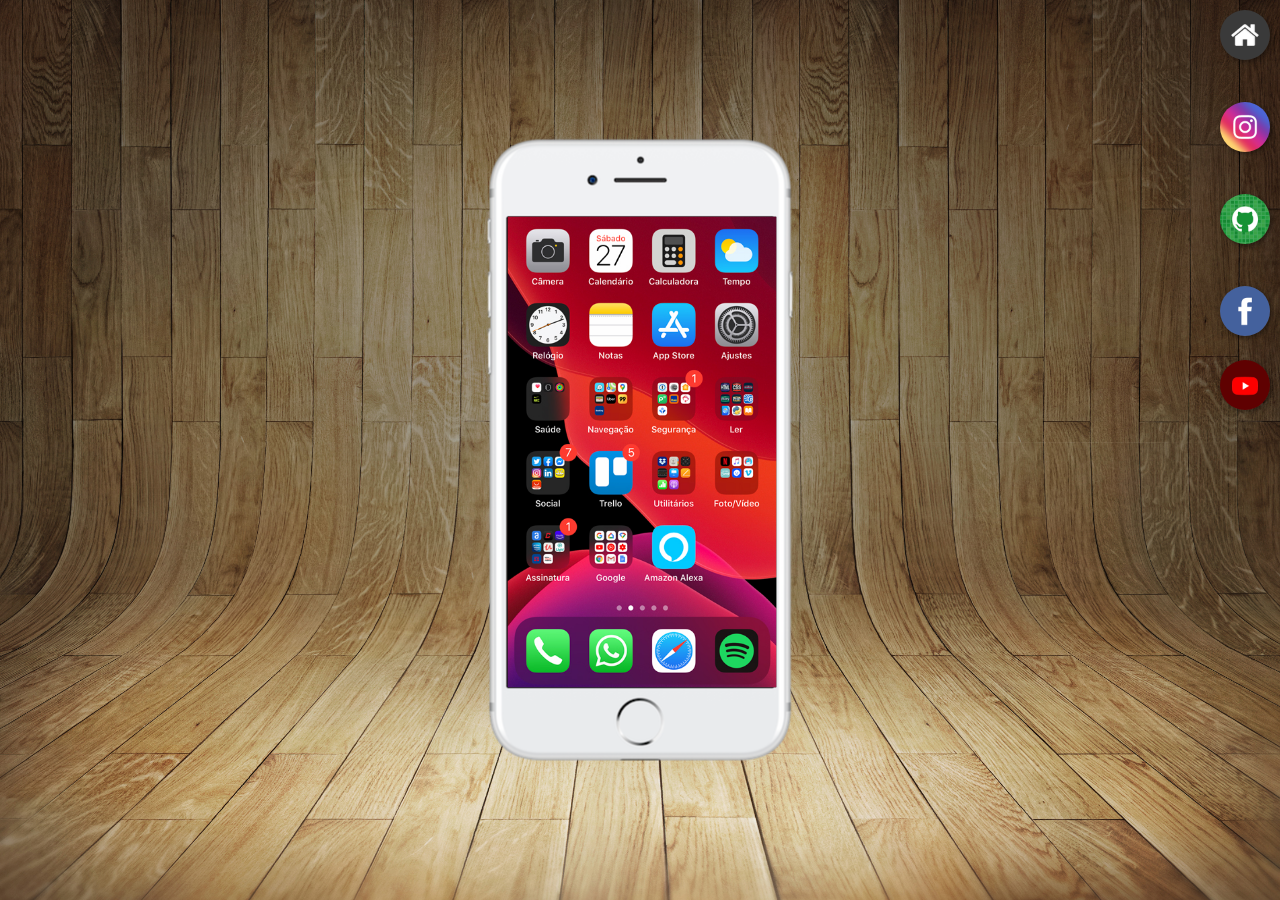
<file: index.html>
<!DOCTYPE html>
<html lang="pt-br">
<head>
    <meta charset="UTF-8">
    <meta http-equiv="X-UA-Compatible" content="IE=edge">
    <meta name="viewport" content="width=device-width, initial-scale=1.0">
    <link rel="shortcut icon" href="favicon.ico" type="image/x-icon">
    <link rel="stylesheet" href="estilos/style.css">
    <title>Projeto Redes Sociais</title>
    

</head>
<body>
    <main>
        <section id="telefone">
            <iframe src="home.html" name="tela" id="tela" frameborder="0"></iframe>
        </section>
        <section id="redes-sociais">
            <a href="#" target="tela"> <img src="imagens/logo-home.jpg" alt="home"></a><BR></BR>
            <a href="instagran.html" target="tela"><img src="imagens/logo-instagram.jpg" alt="instagram"></a><BR></BR>
            <a href="github.html" target="tela"><img src="imagens/logo-github.jpg" alt="github"></a><BR></BR>
            <a href="facebook.html" target="tela"><img src="imagens/logo-facebook.jpg" alt="facebook"></a><br>
            <a href="youtube.html" target="tela"><img src="imagens/logo-youtube.jpg" alt="youtube"></a><BR></BR>
        </section>
    </main>
</body>
</html>
</file>
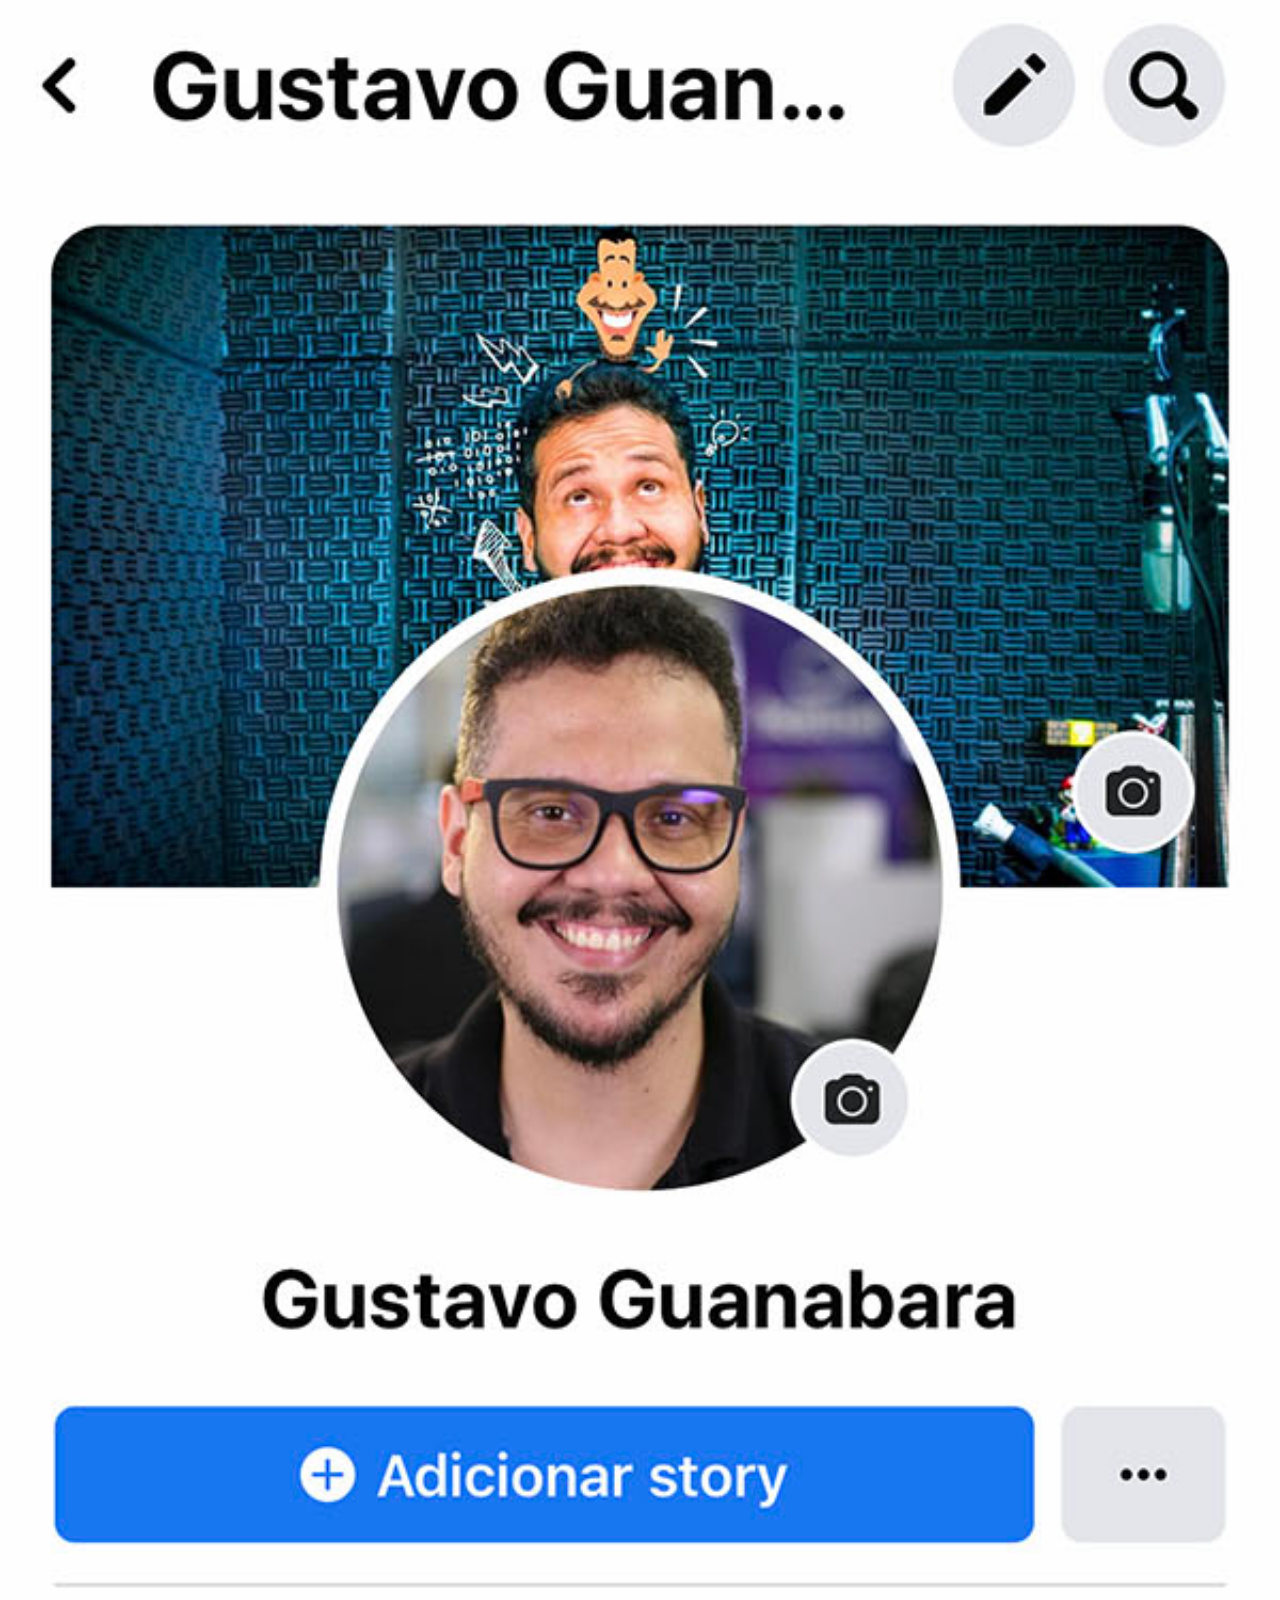
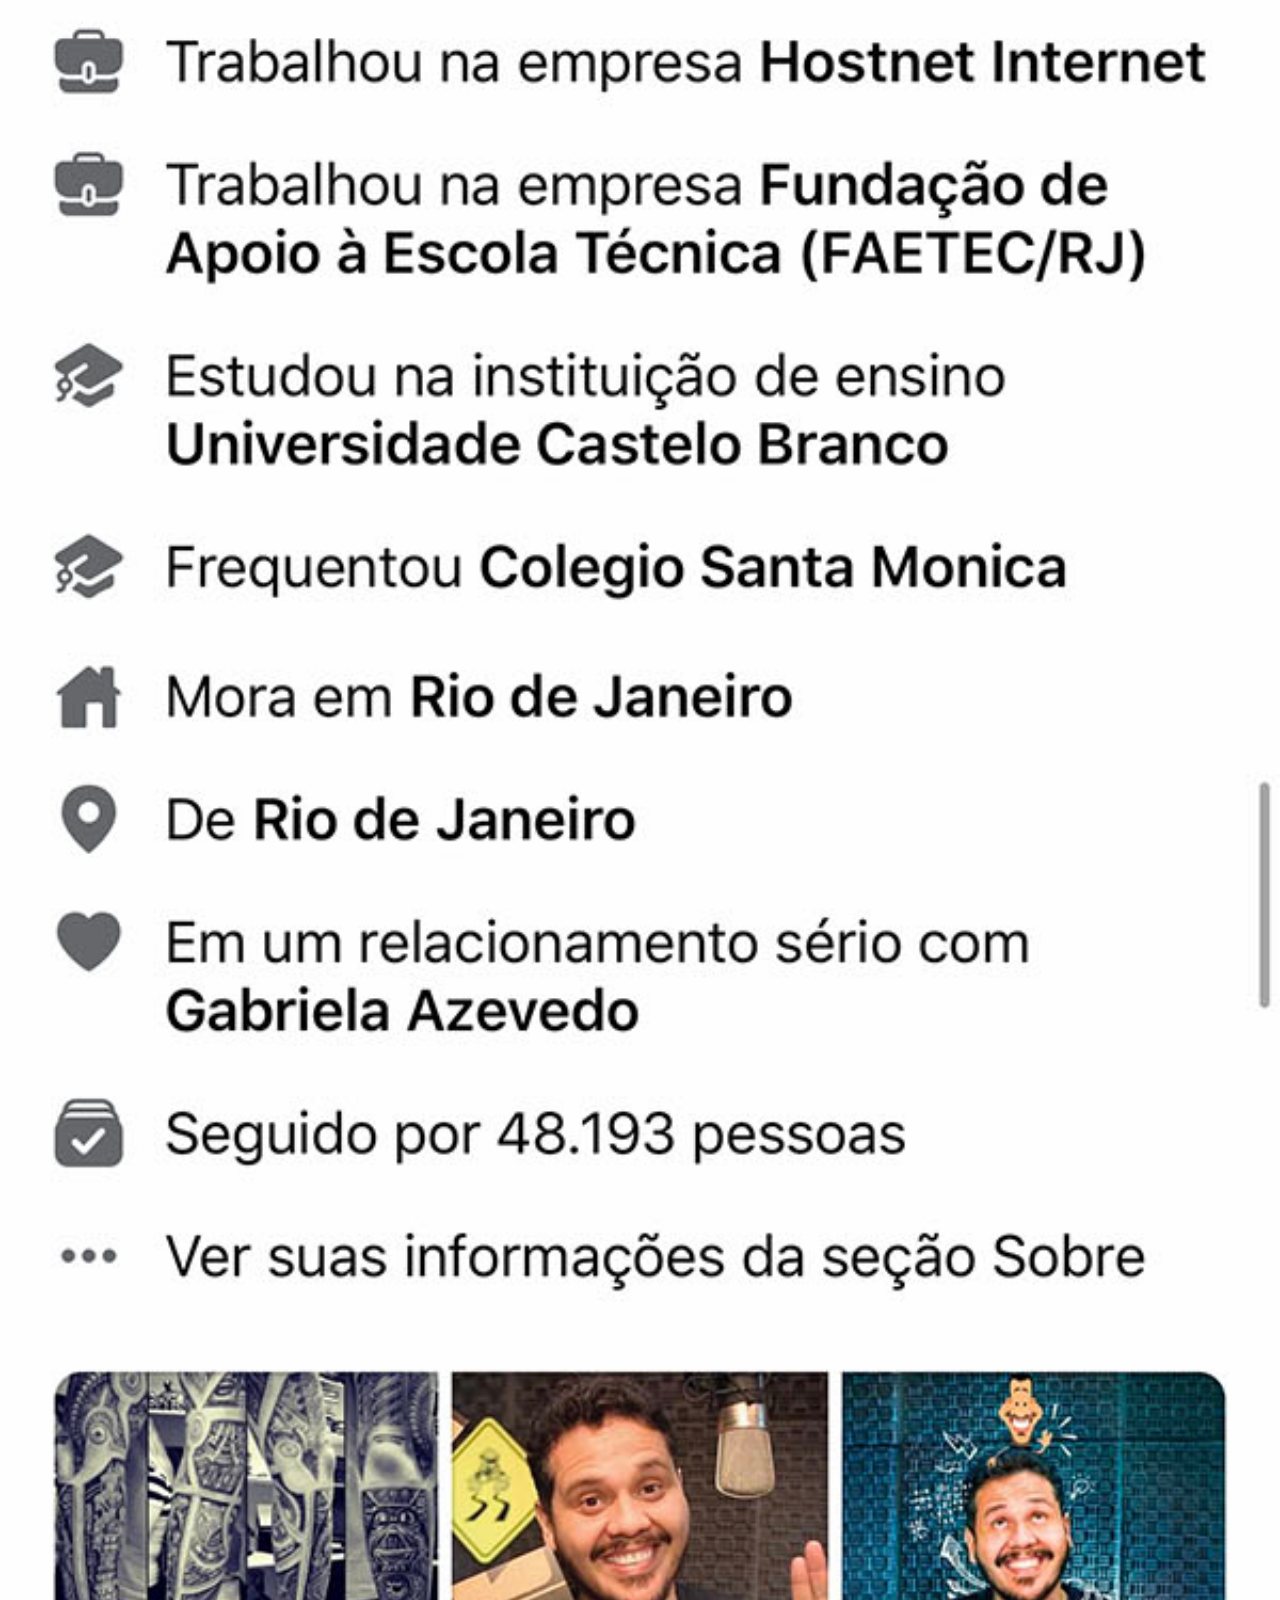
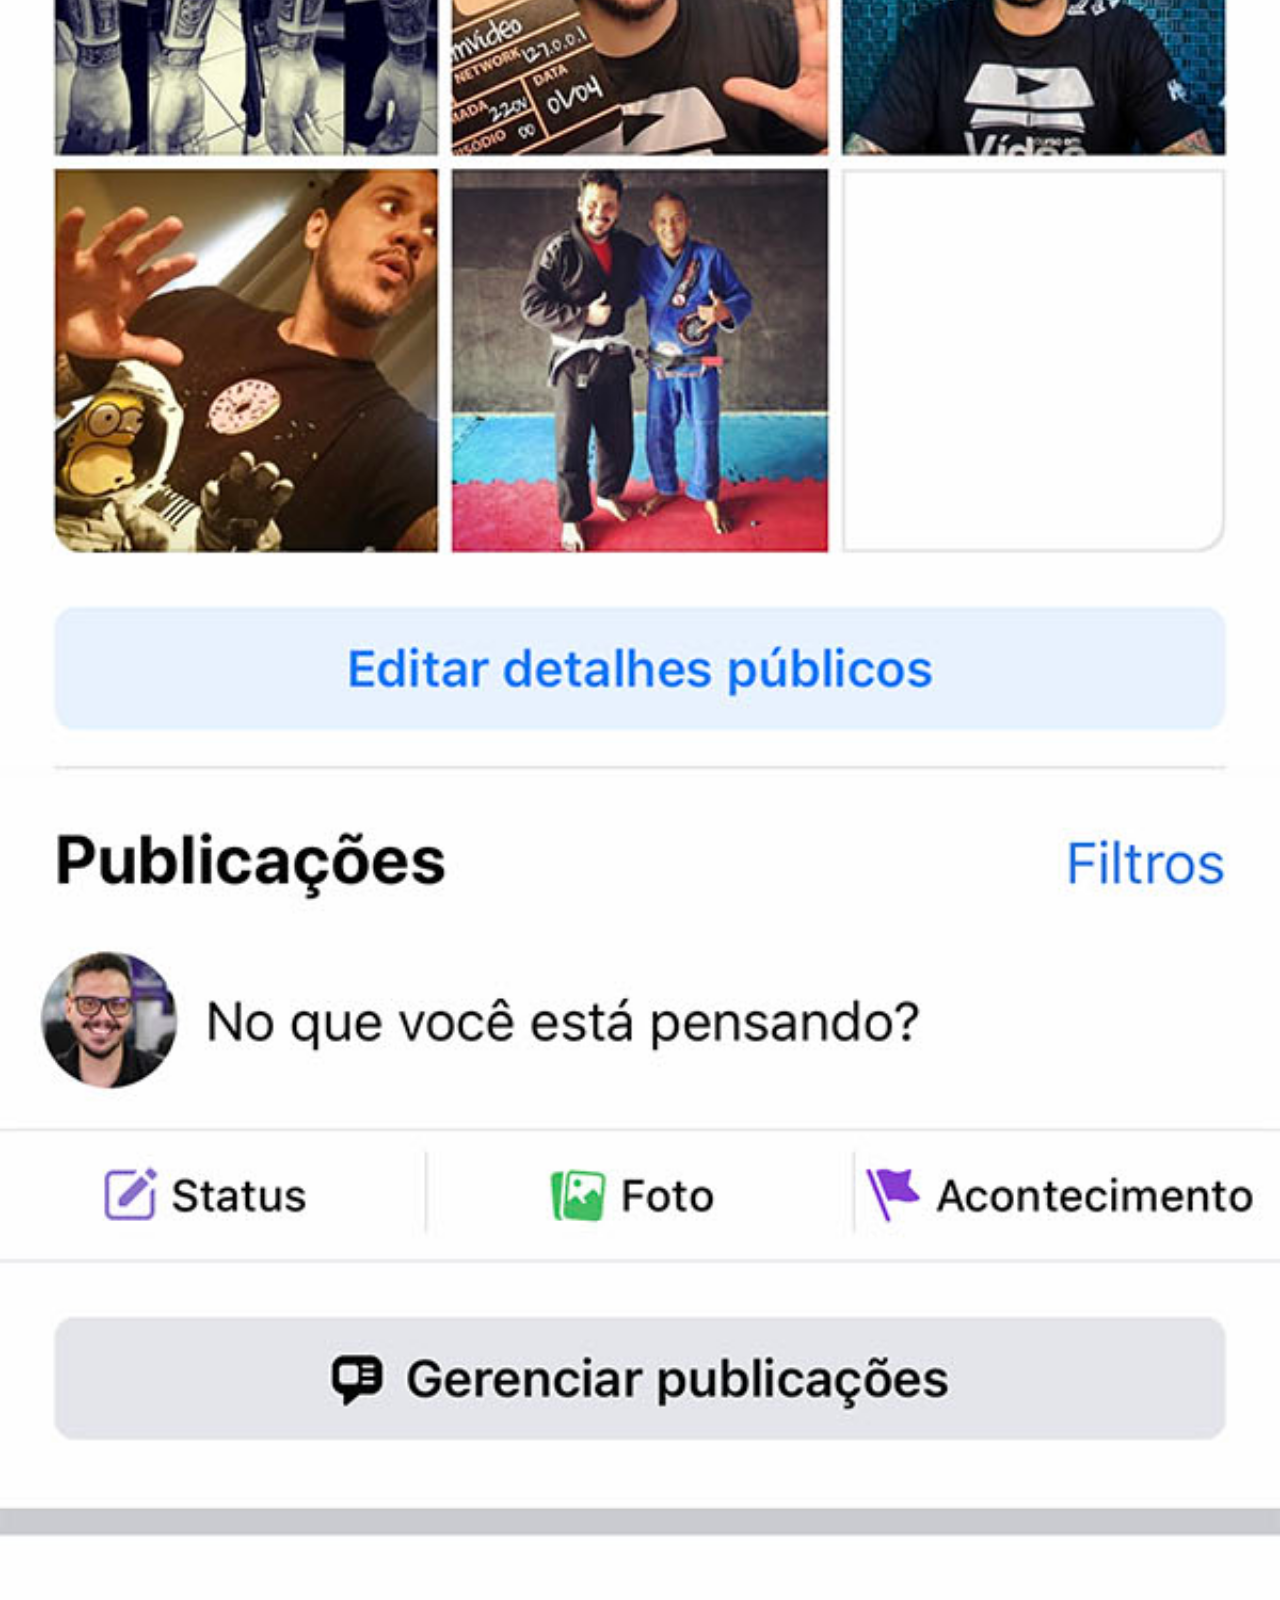
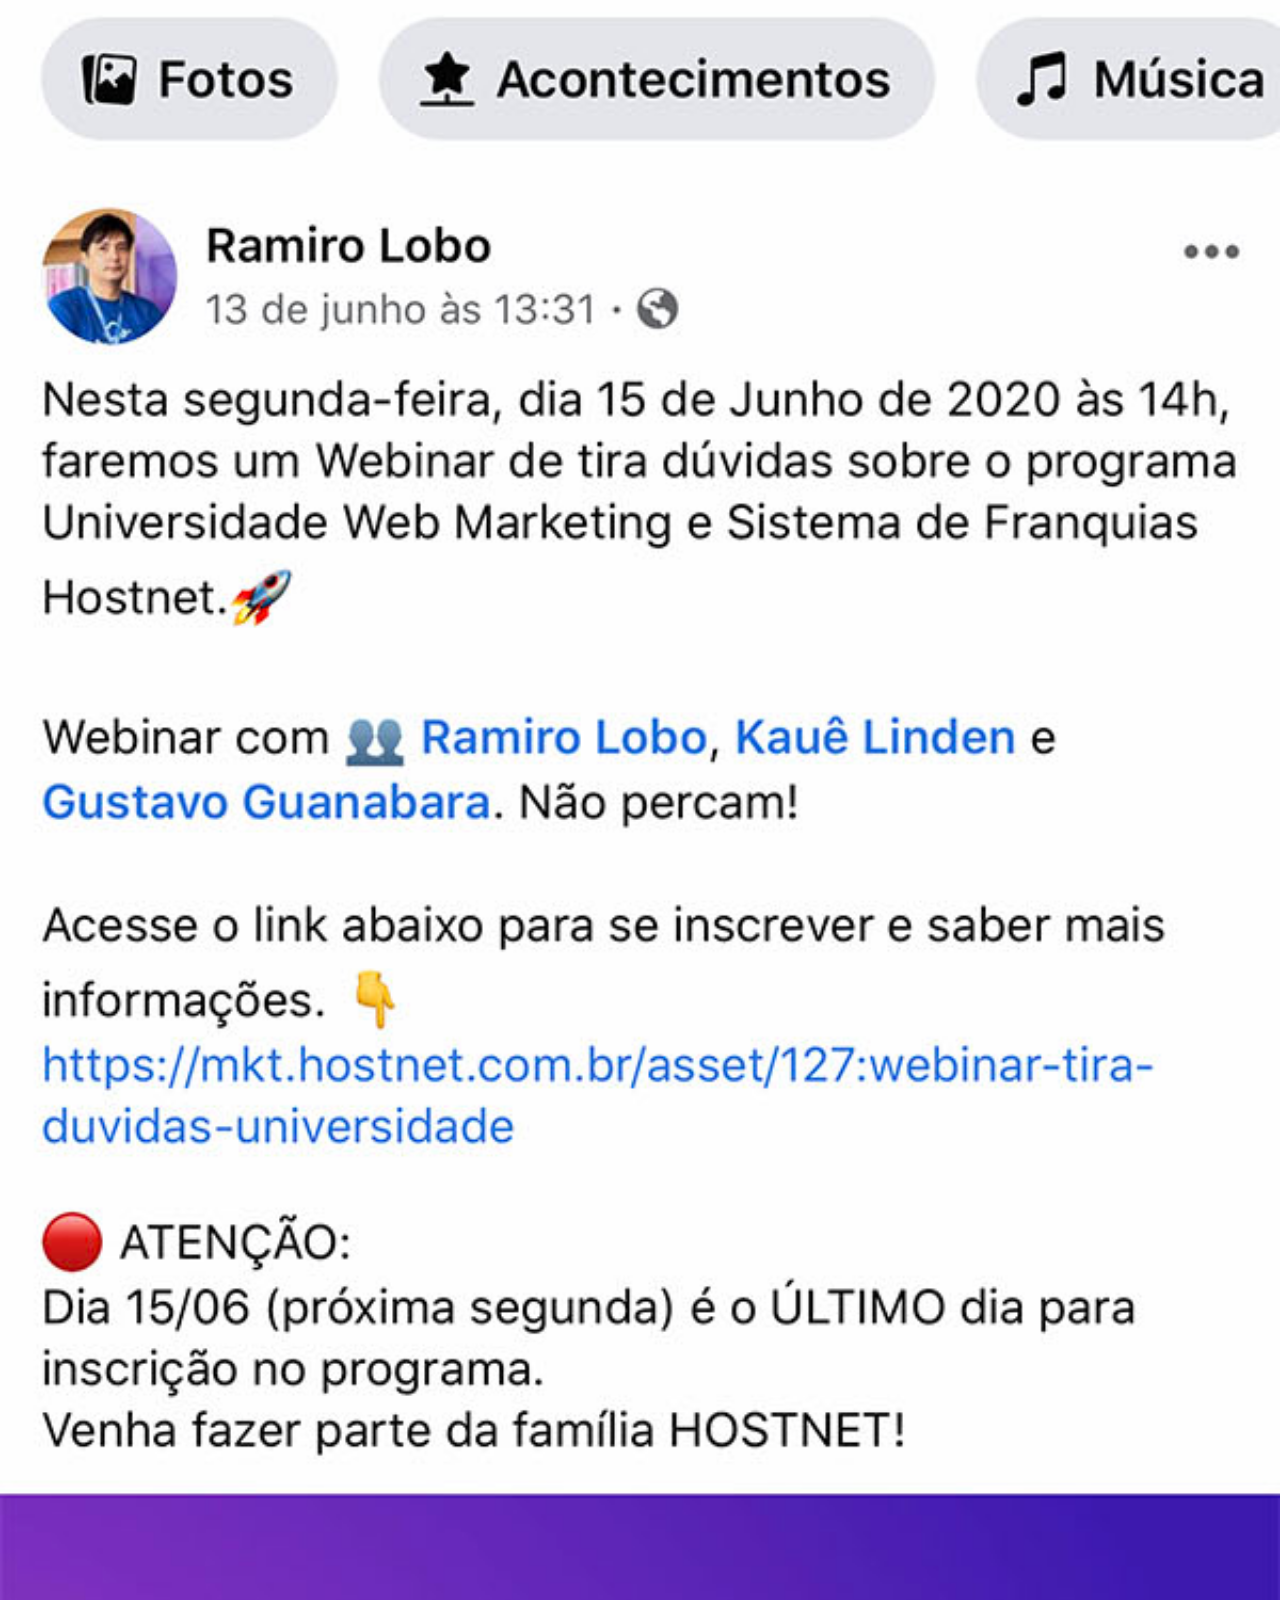
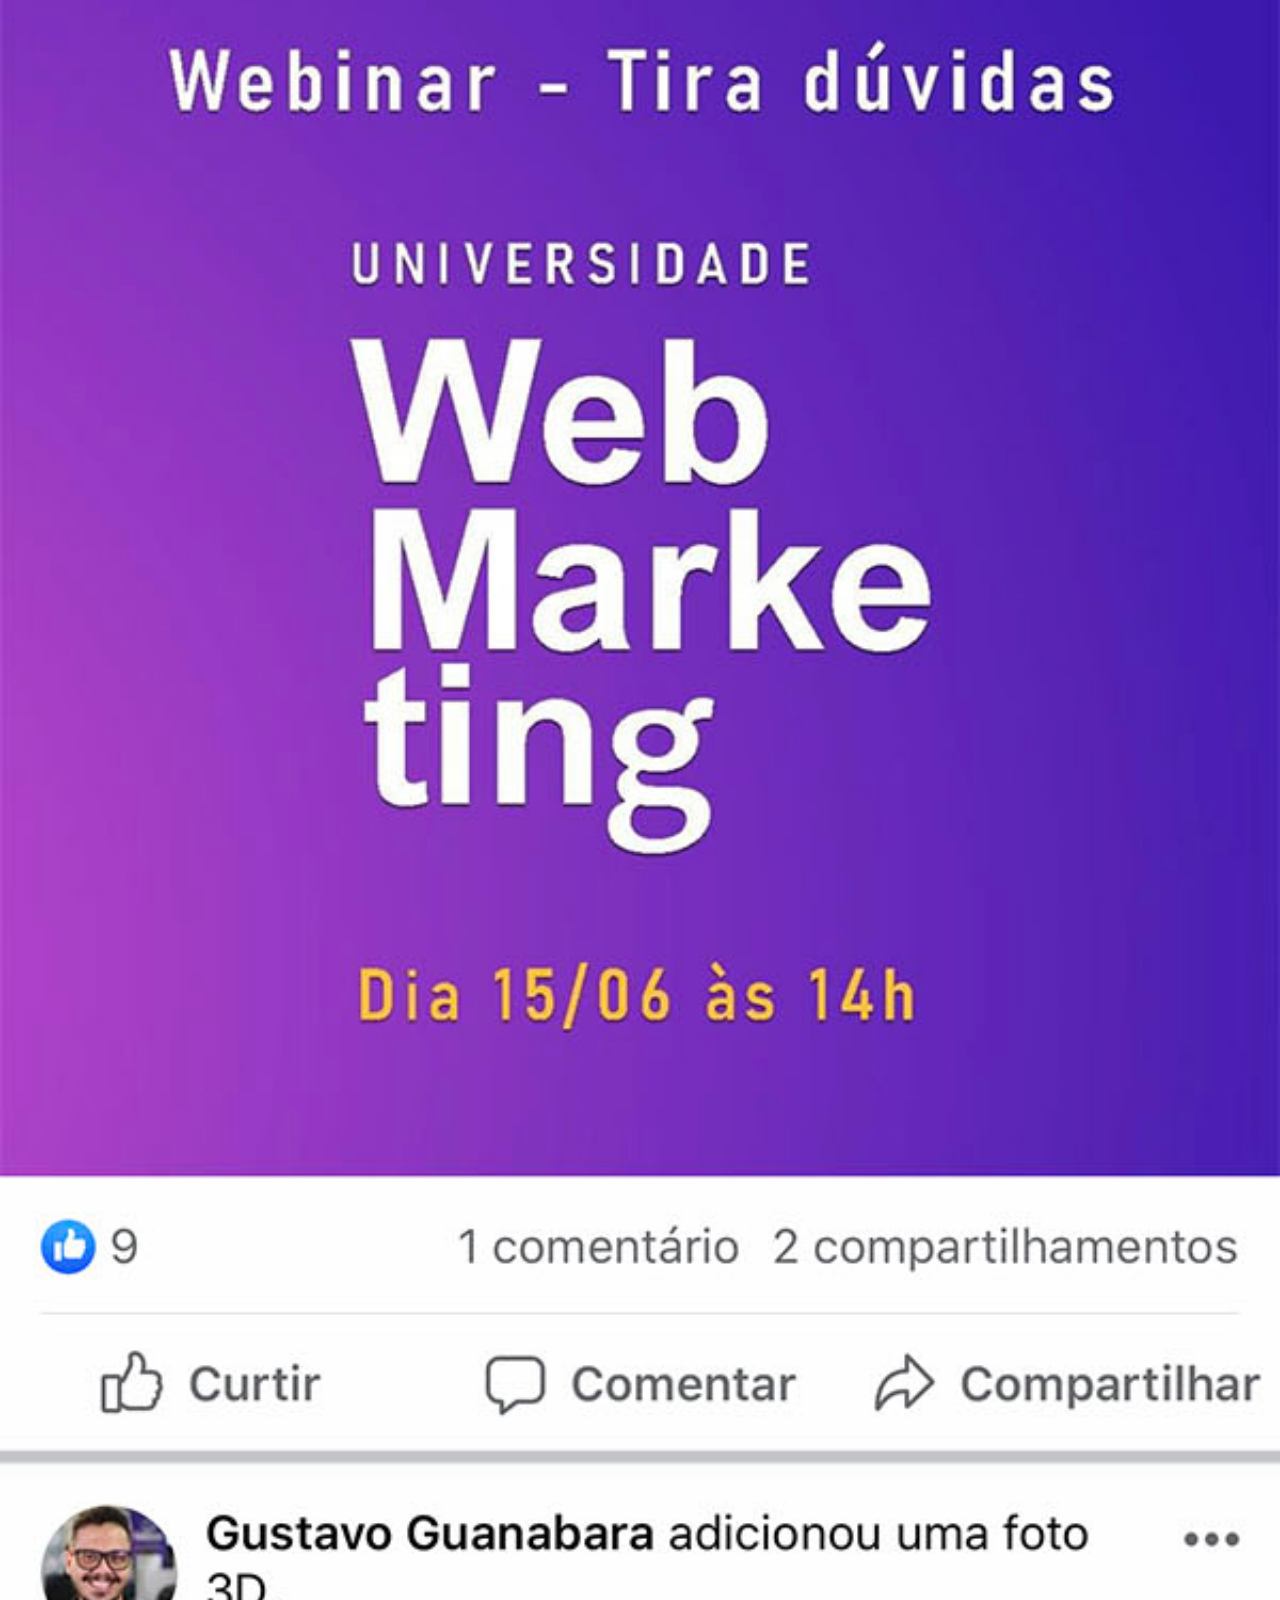
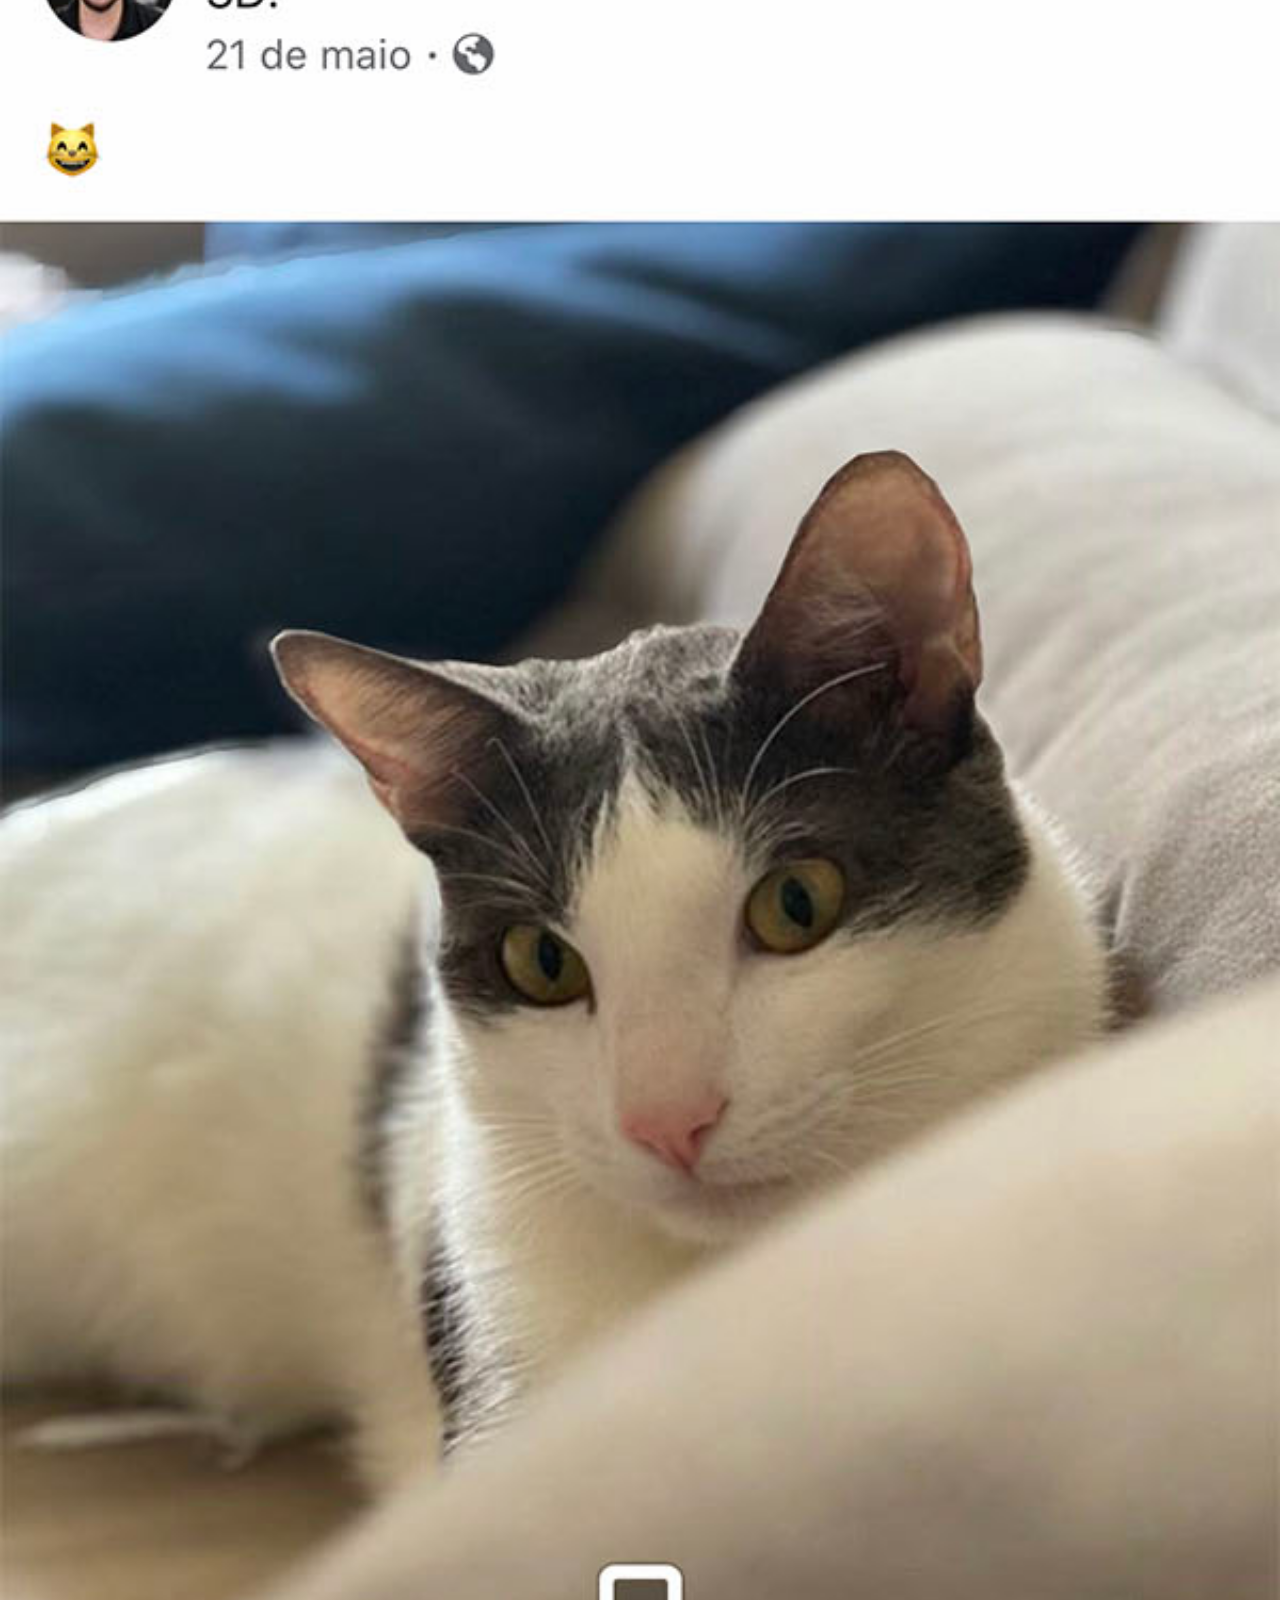
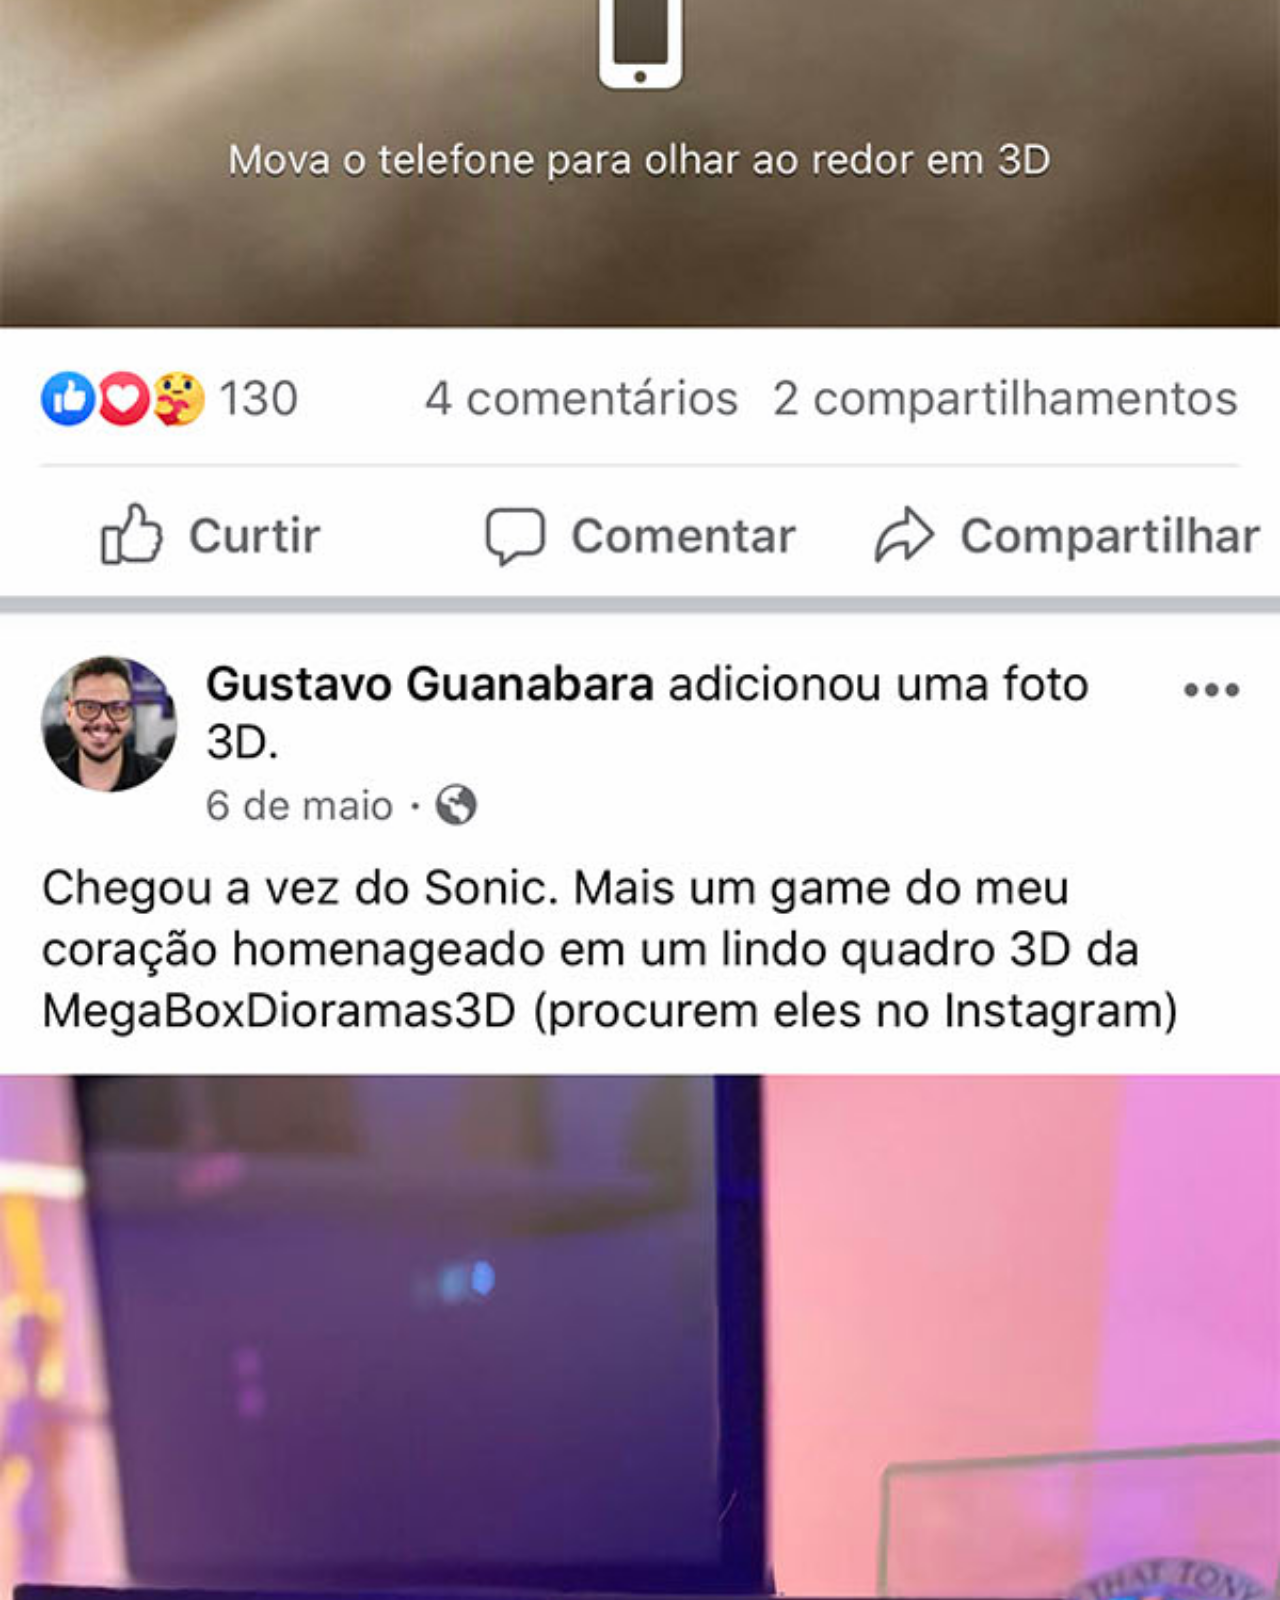
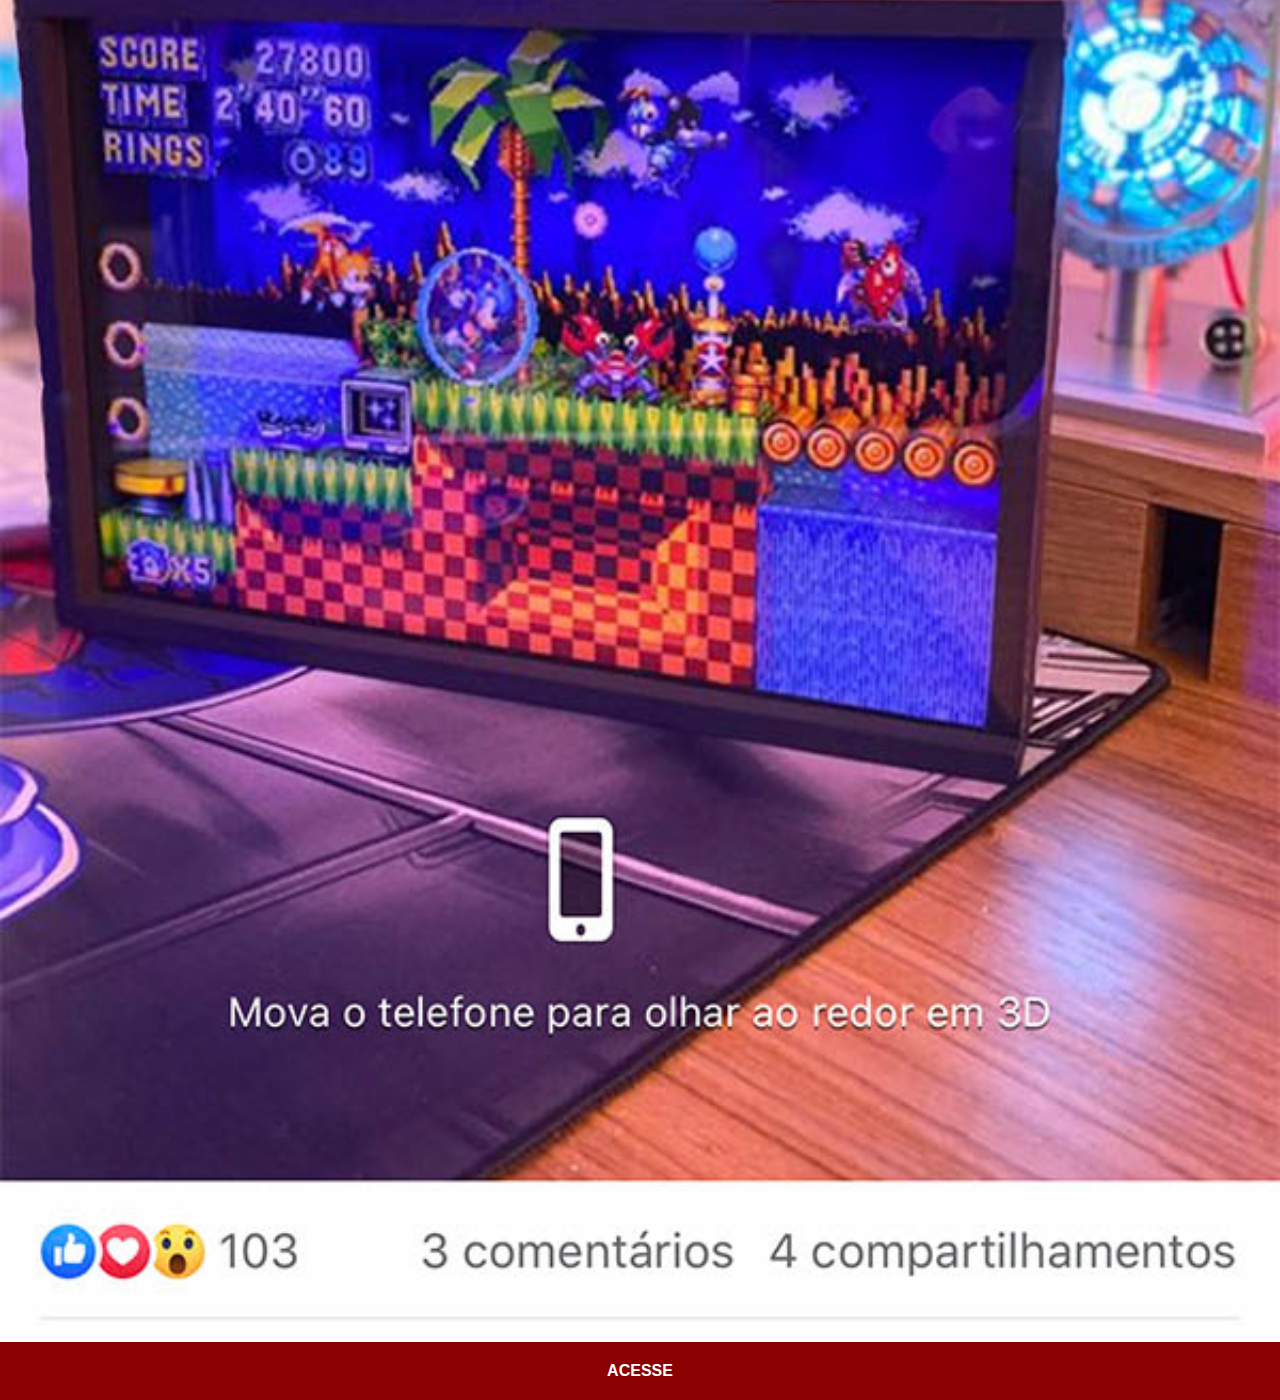
<file: facebook.html>
<!DOCTYPE html>
<html lang="pt-br">
<head>
    <meta charset="UTF-8">
    <meta http-equiv="X-UA-Compatible" content="IE=edge">
    <meta name="viewport" content="width=device-width, initial-scale=1.0">
    <title>Facebook</title>
    <link rel="stylesheet" href="estilos/social.css">
</head>
<body>
    <img src="imagens/tela-facebook.jpg" alt="facebook">
    <a href="https://www.facebook.com/gustavoguanabara" target="_blank">ACESSE</a>
</body>
</html>
</file>
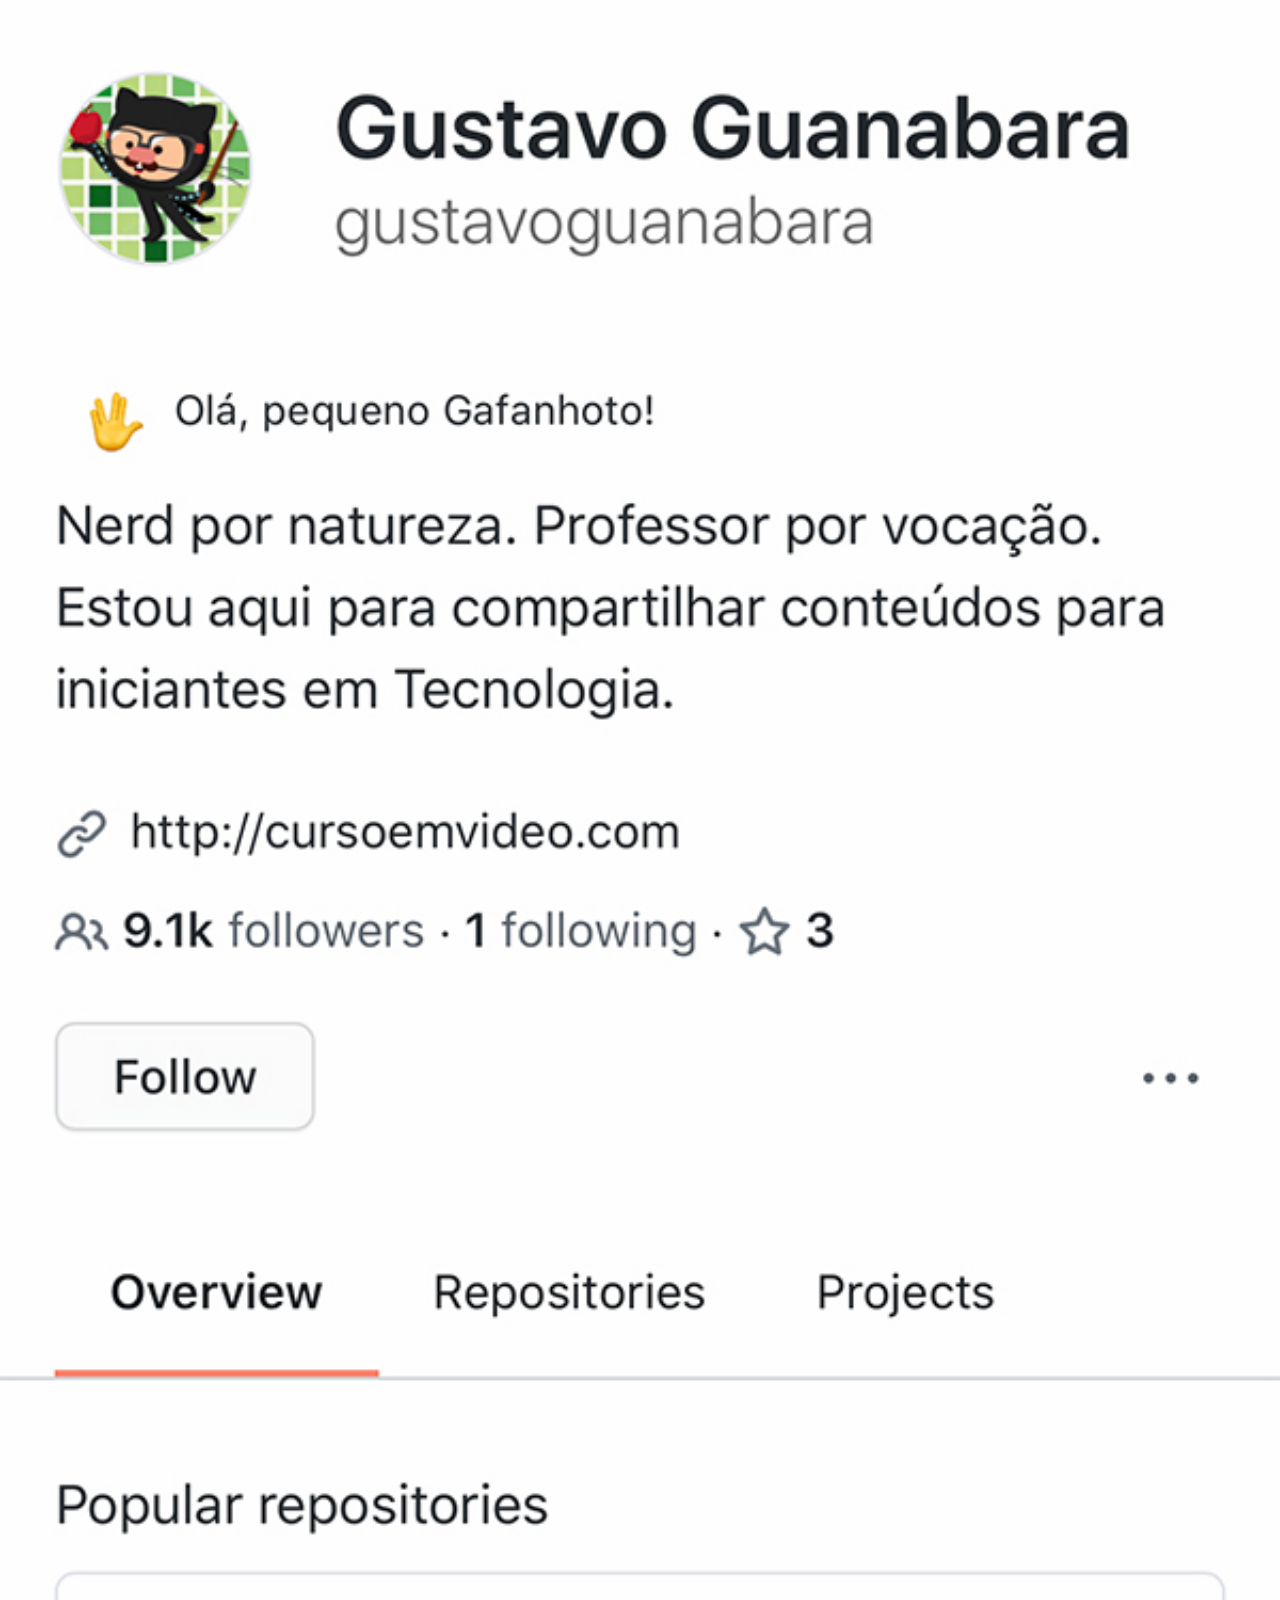
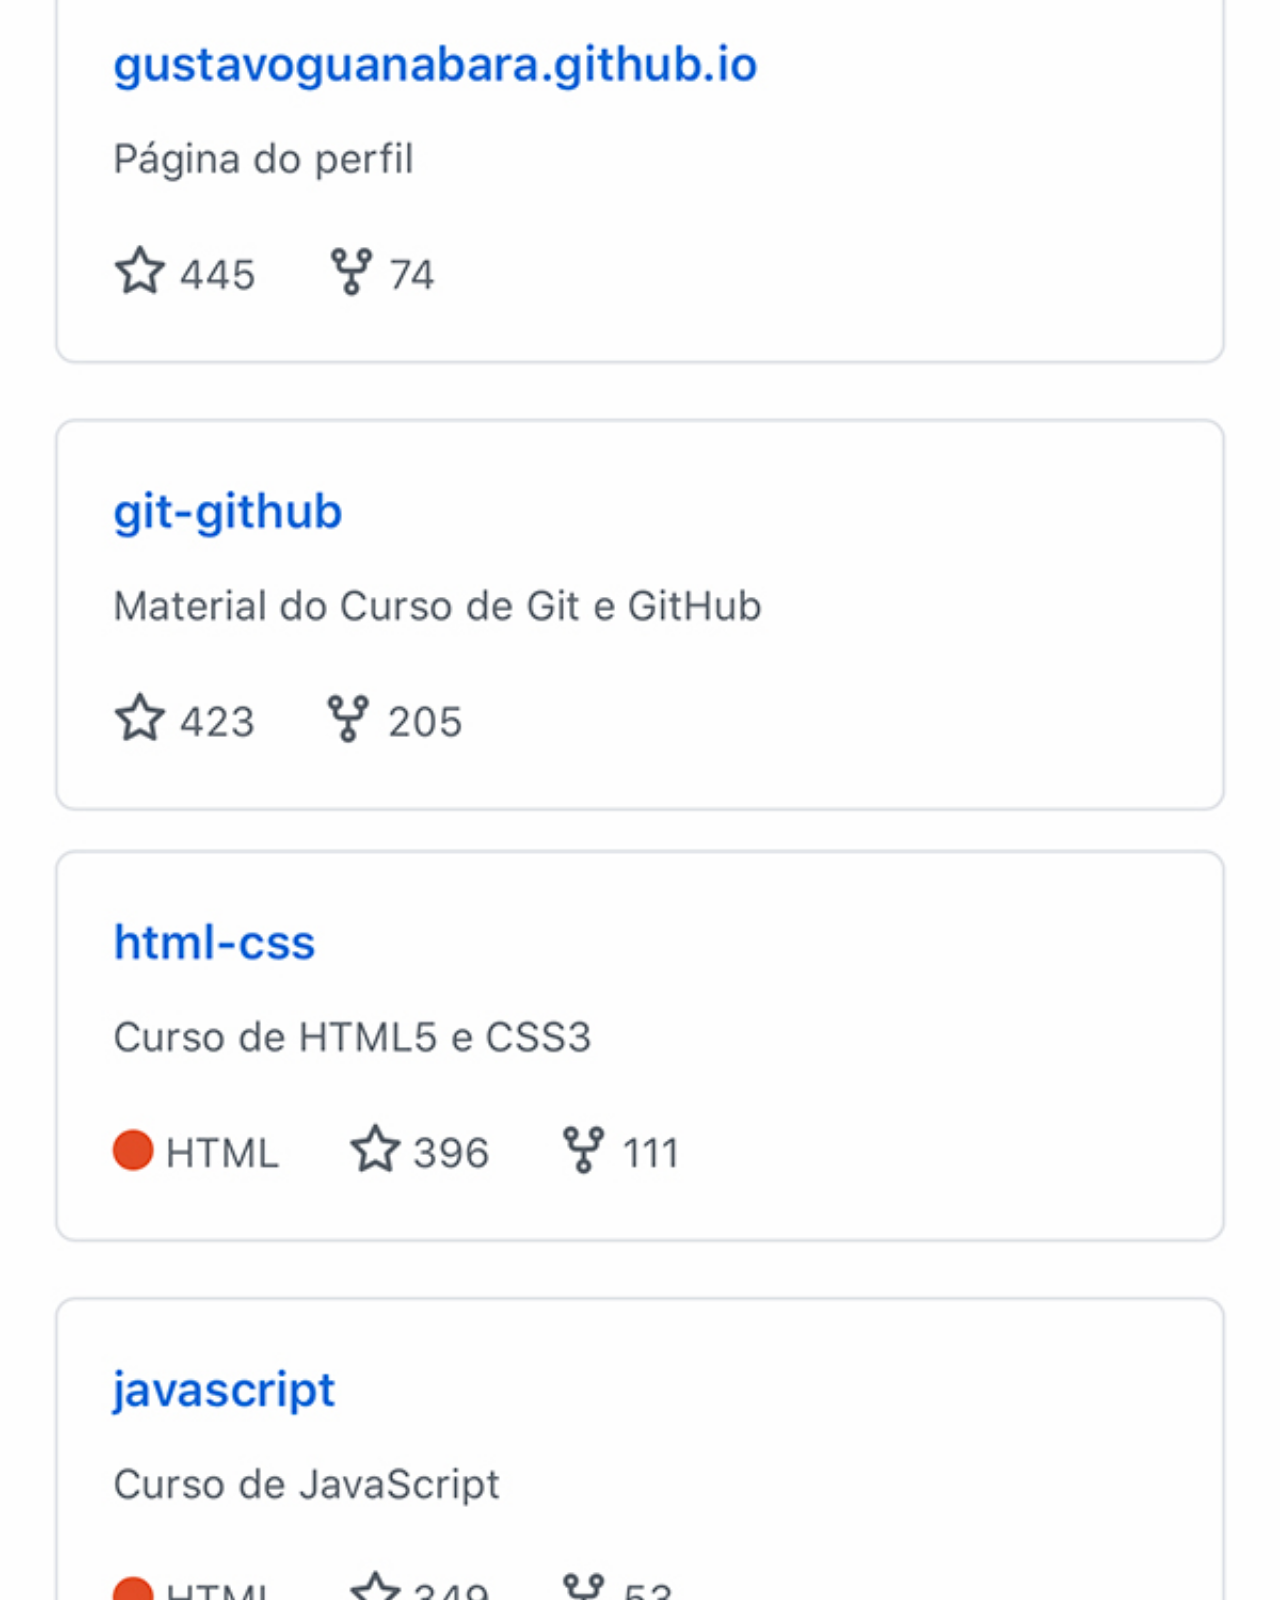
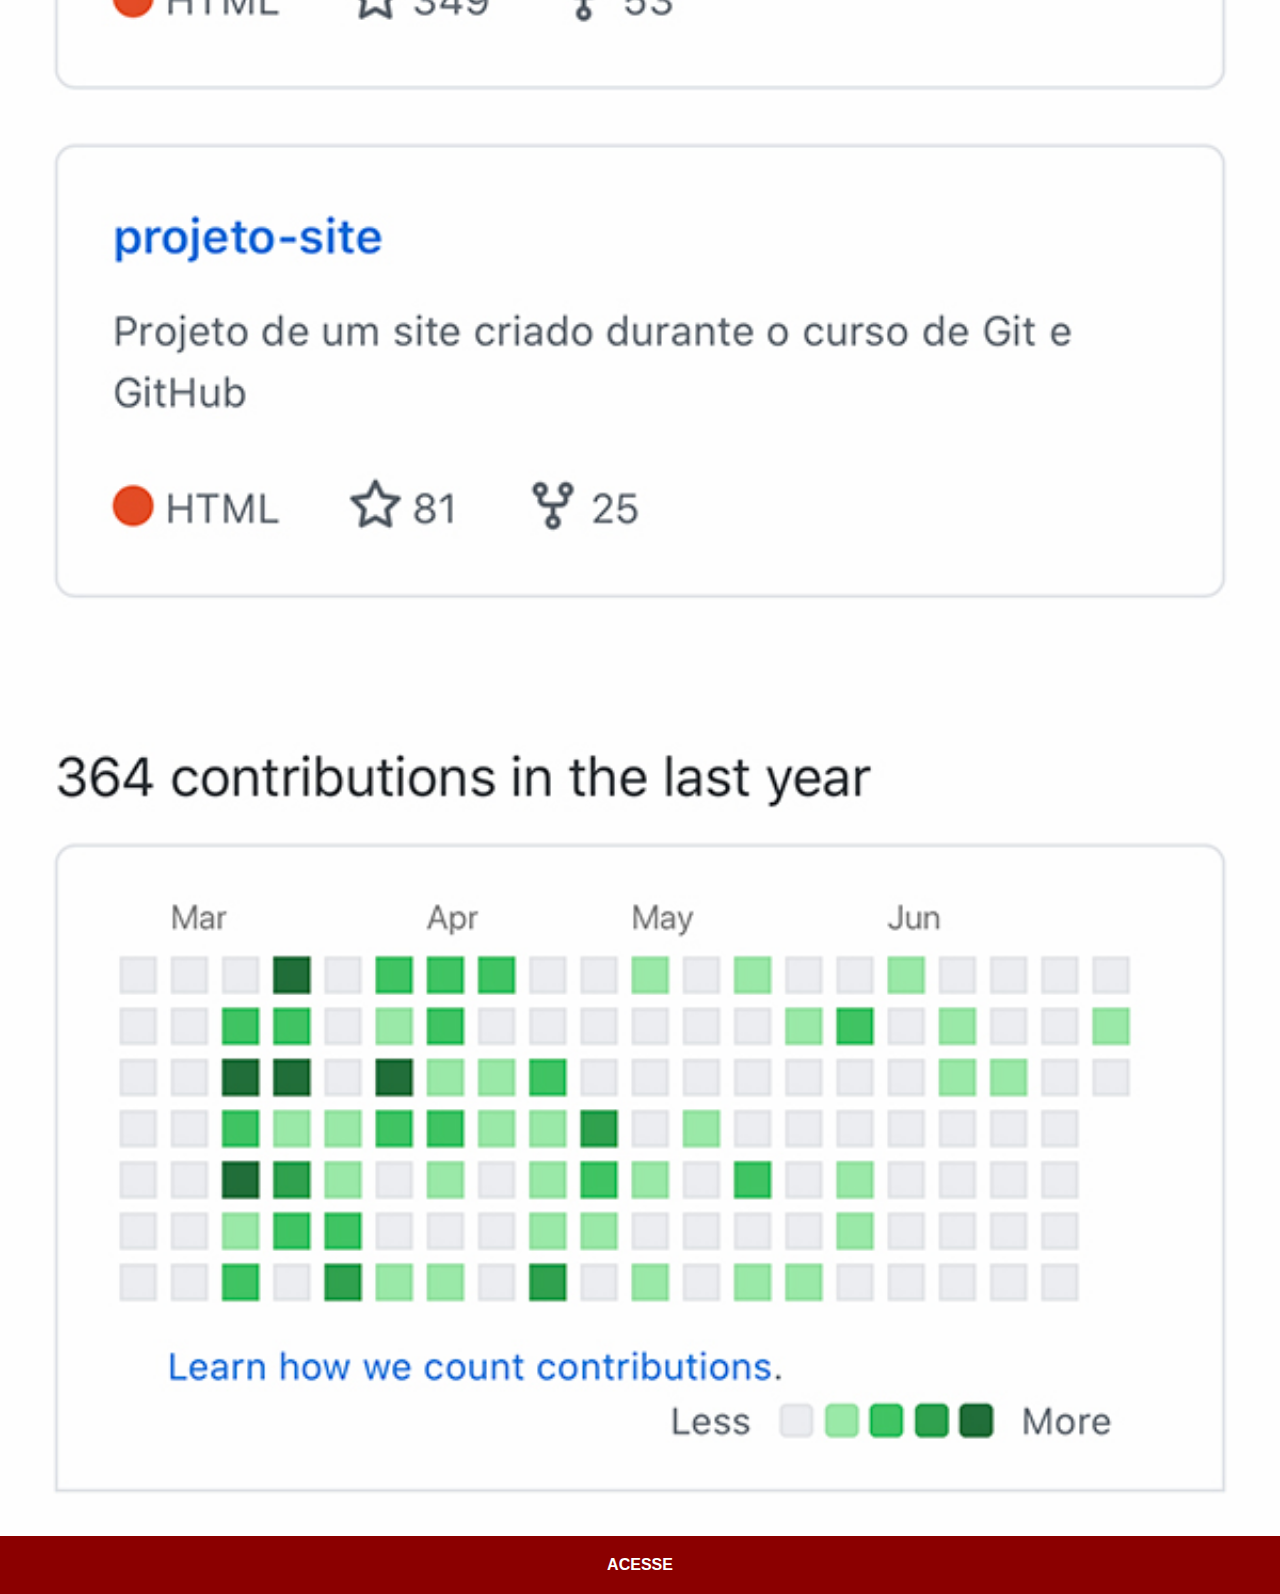
<file: github.html>
<!DOCTYPE html>
<html lang="pt-br">
<head>
    <meta charset="UTF-8">
    <meta http-equiv="X-UA-Compatible" content="IE=edge">
    <meta name="viewport" content="width=device-width, initial-scale=1.0">
    <title>GitHub</title>
    <link rel="stylesheet" href="estilos/social.css">
</head>
<body>
    <img src="imagens/tela-github.jpg" alt="github">
    <a href="https://gustavoguanabara.github.io/" target="_blank">ACESSE</a>
</body>
</html>
</file>
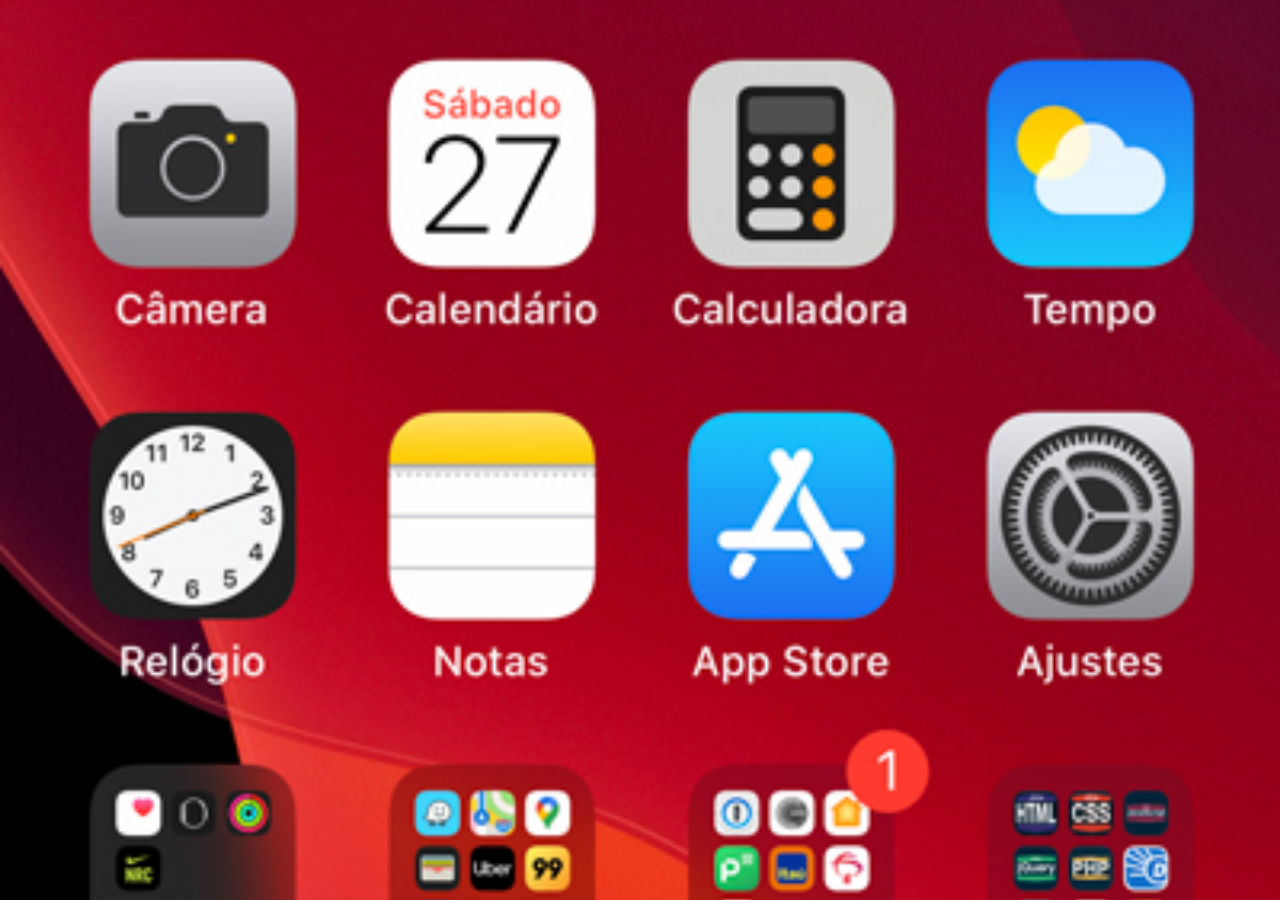
<file: home.html>
<!DOCTYPE html>
<html lang="pt-br">
<head>
    <meta charset="UTF-8">
    <meta http-equiv="X-UA-Compatible" content="IE=edge">
    <meta name="viewport" content="width=device-width, initial-scale=1.0">
    <title>Home</title>
    <style>
        *{
            margin: 0px;
            padding: 0px;
        }
        body{
            height: 100vh;
            width: 100vw;
            background: black url(imagens/tela-home.jpg) no-repeat top center;
            background-size: cover;
        }
    </style>
</head>
<body>
    
</body>
</html>
</file>
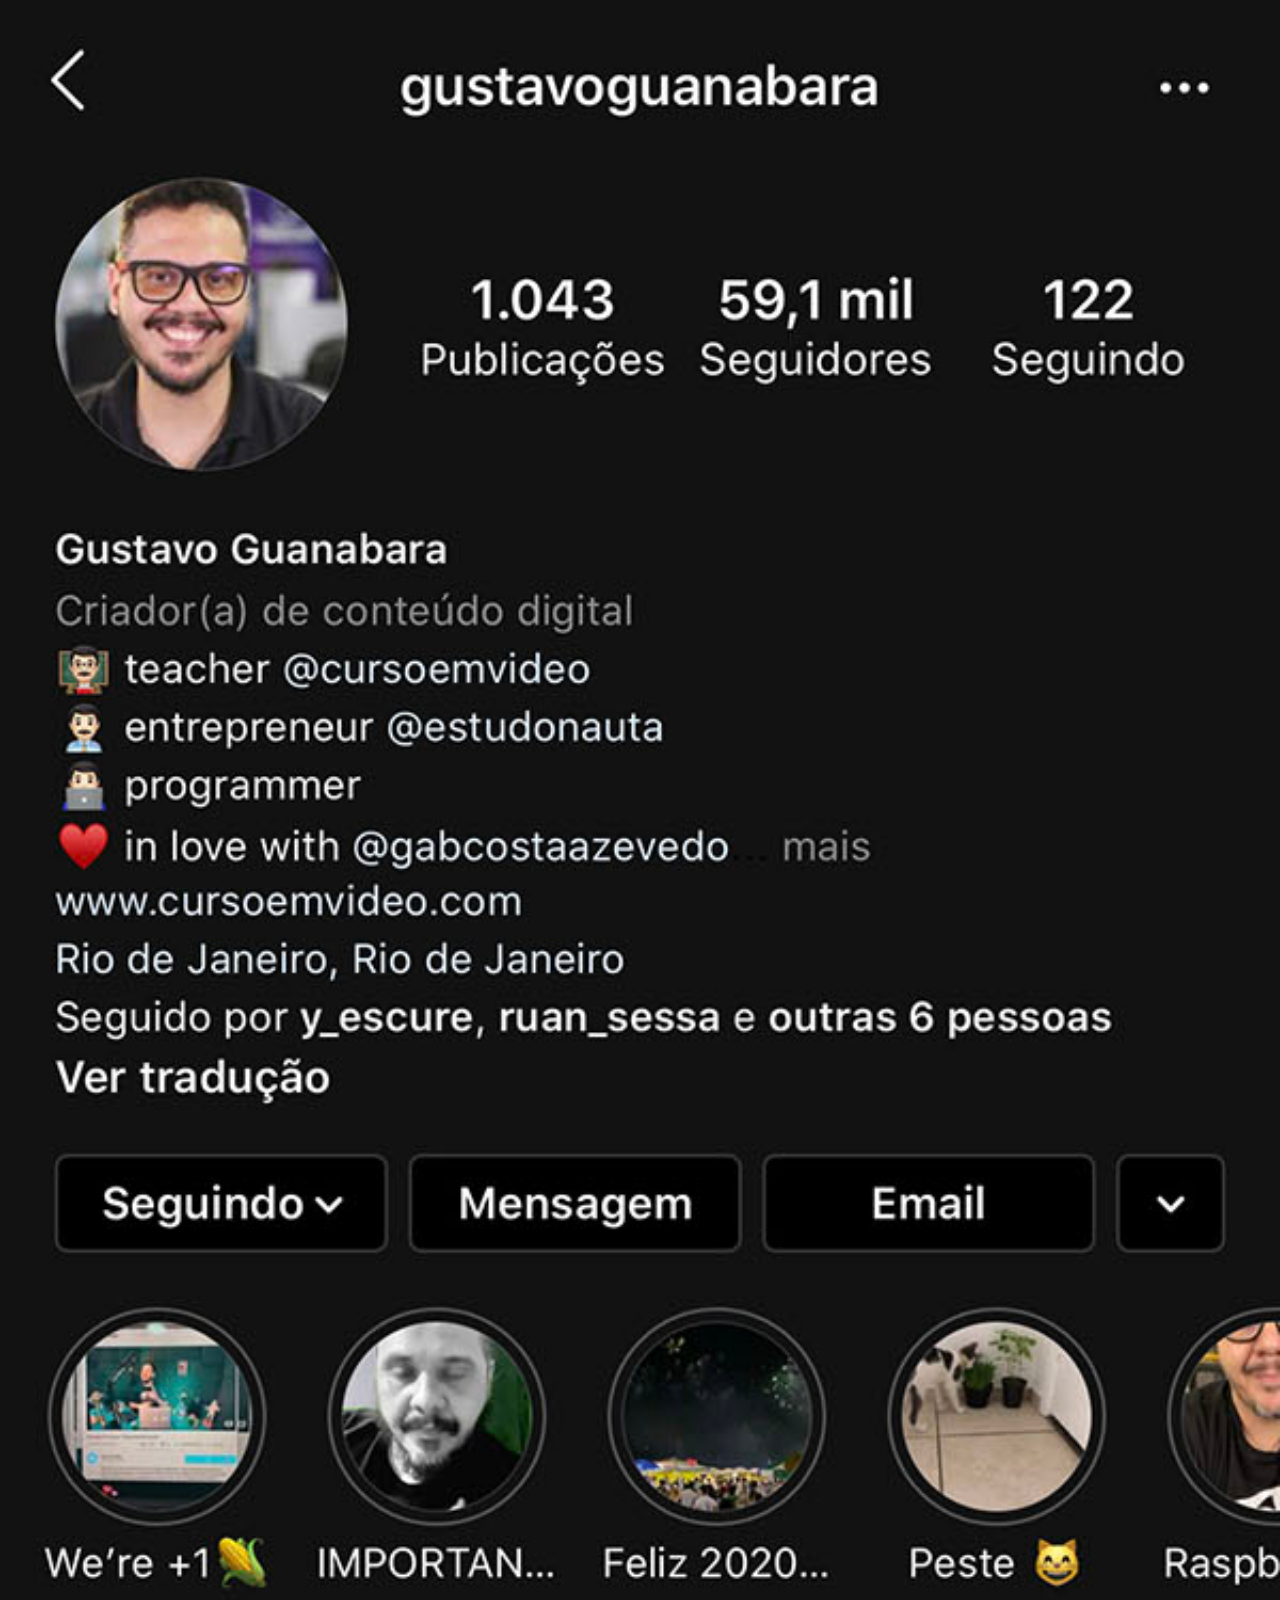
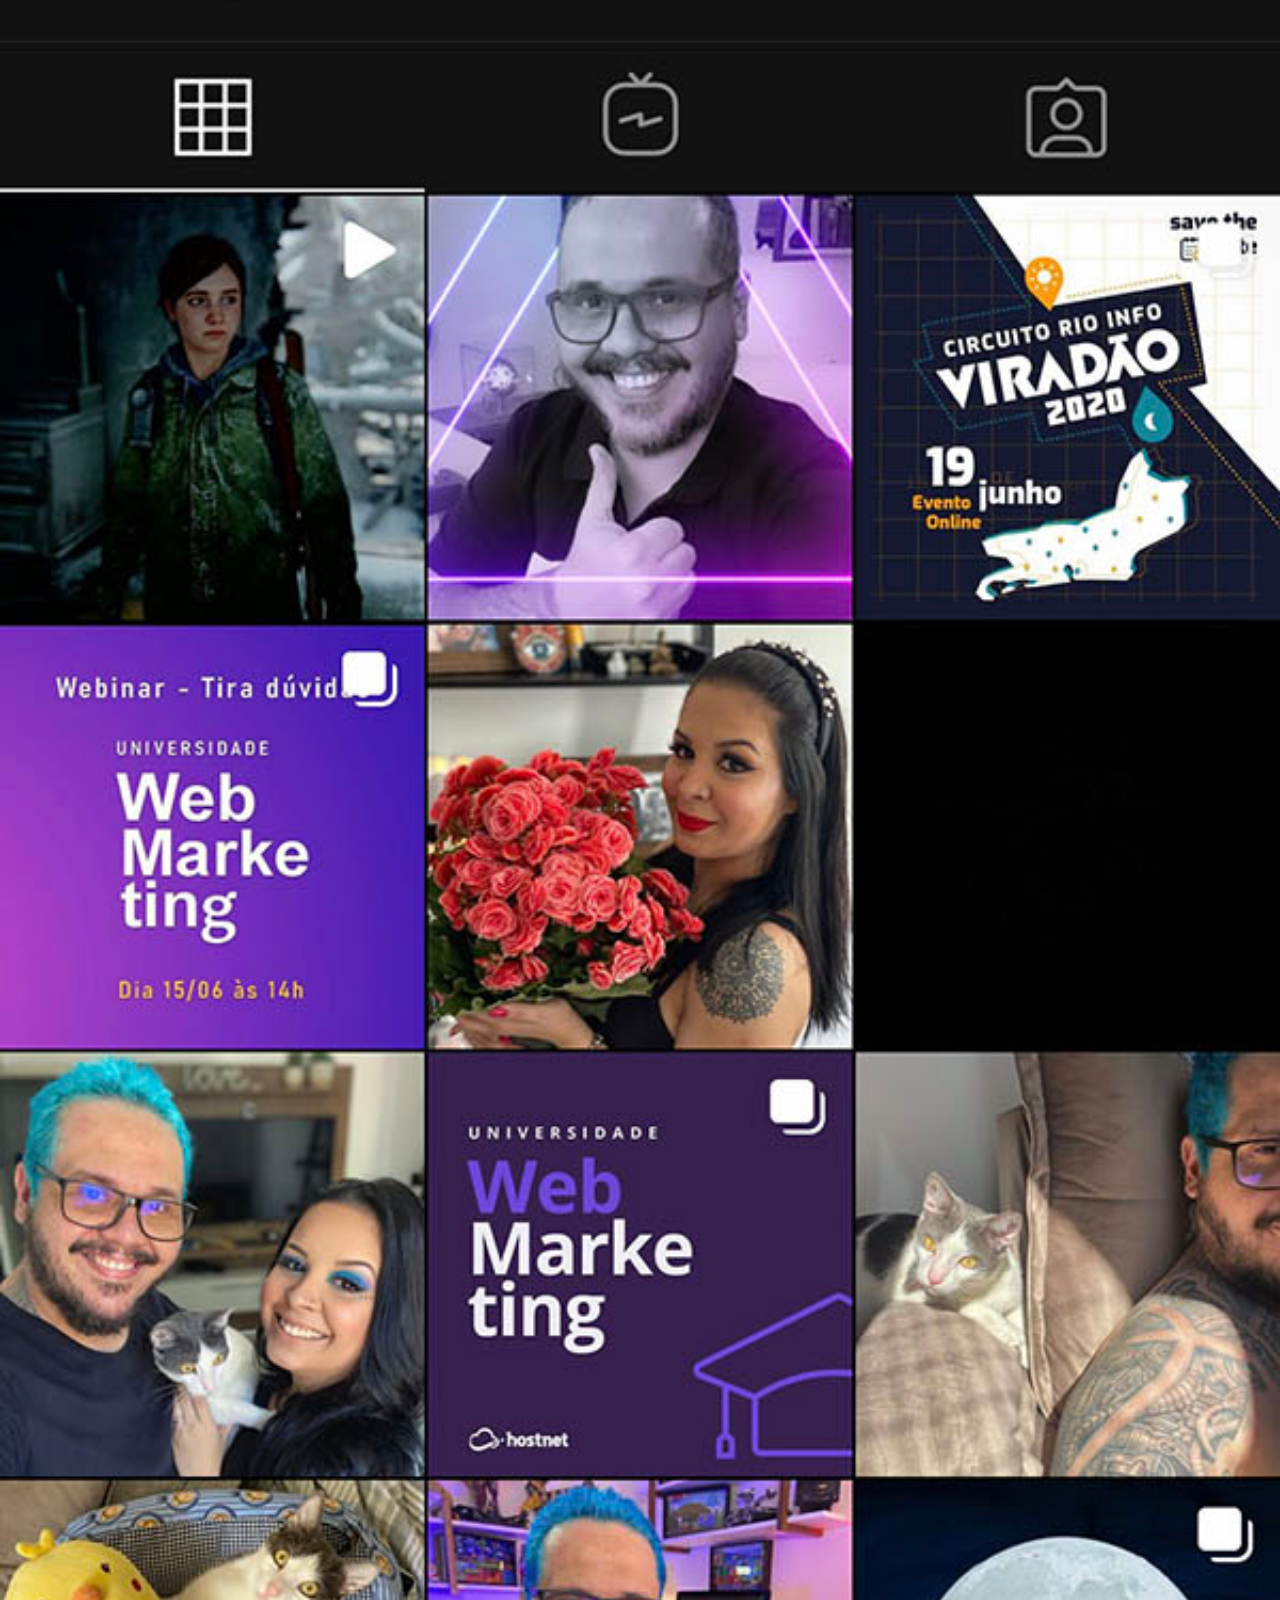
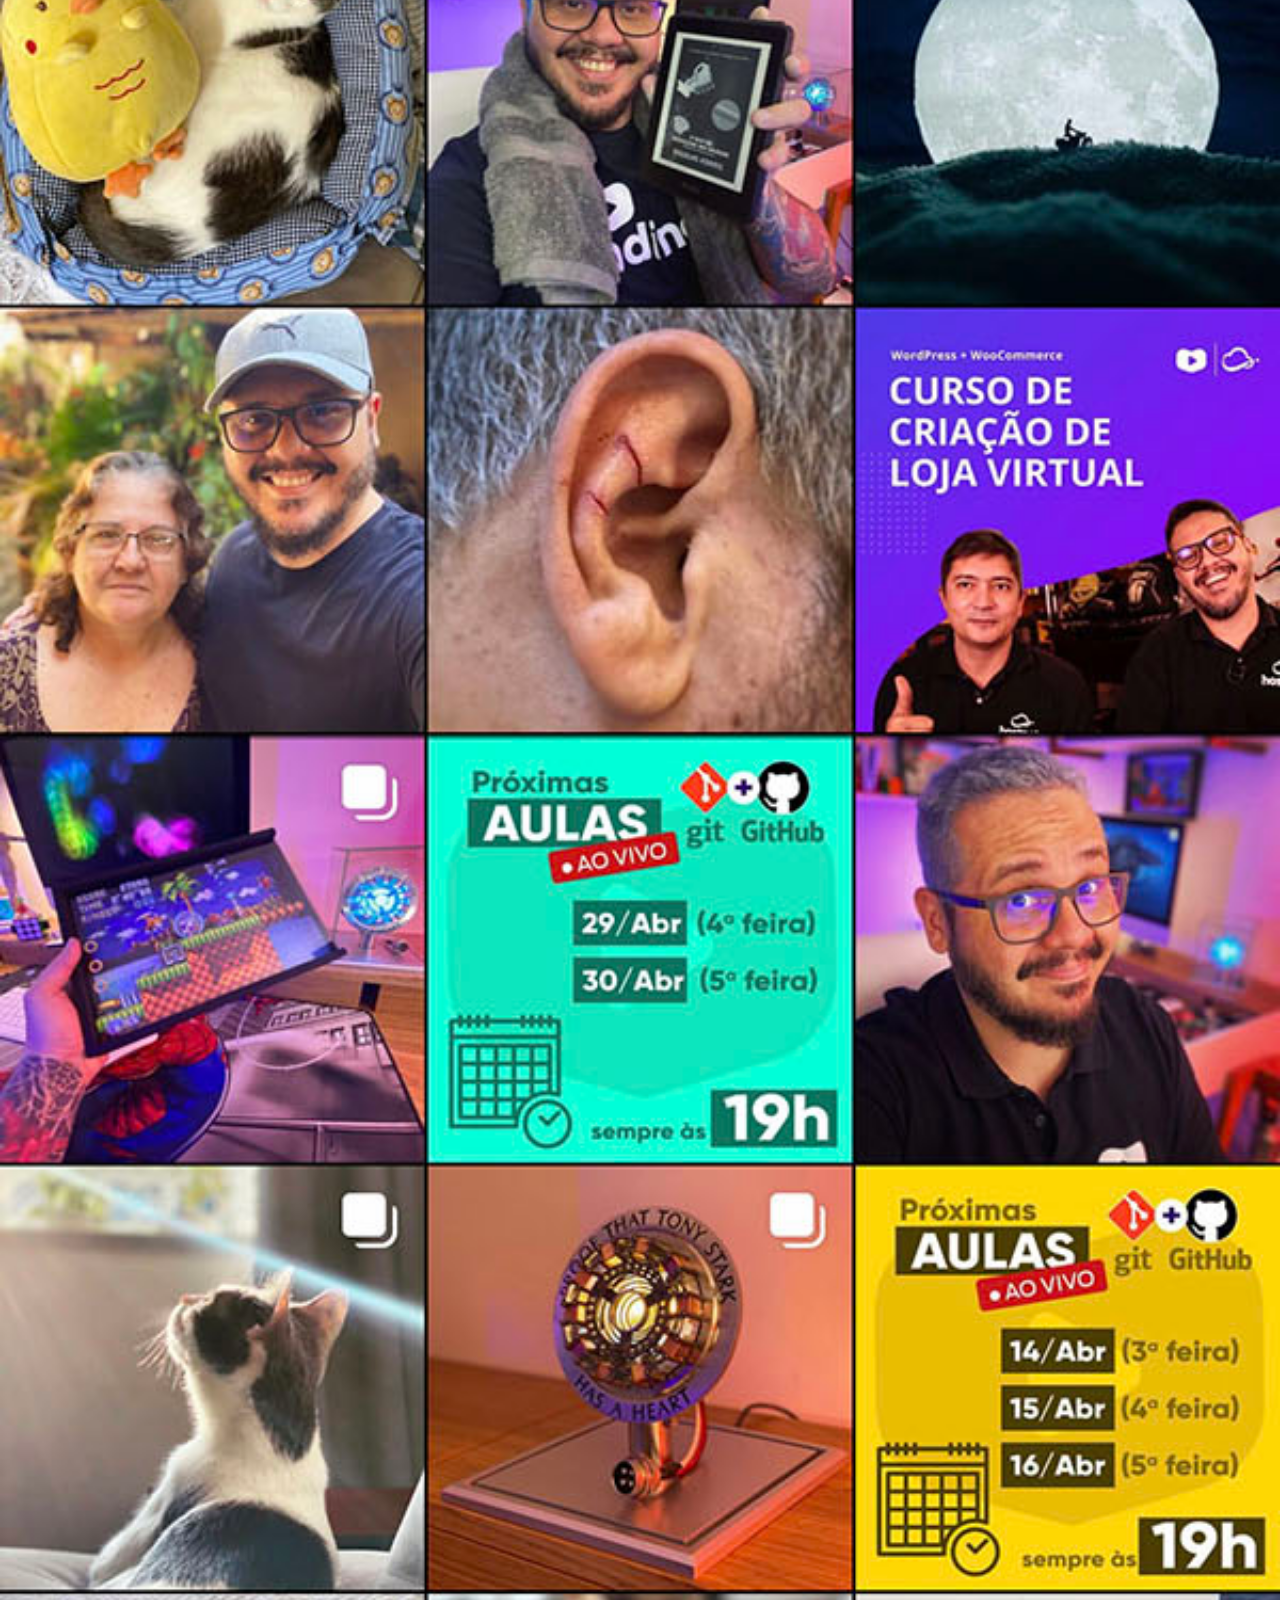
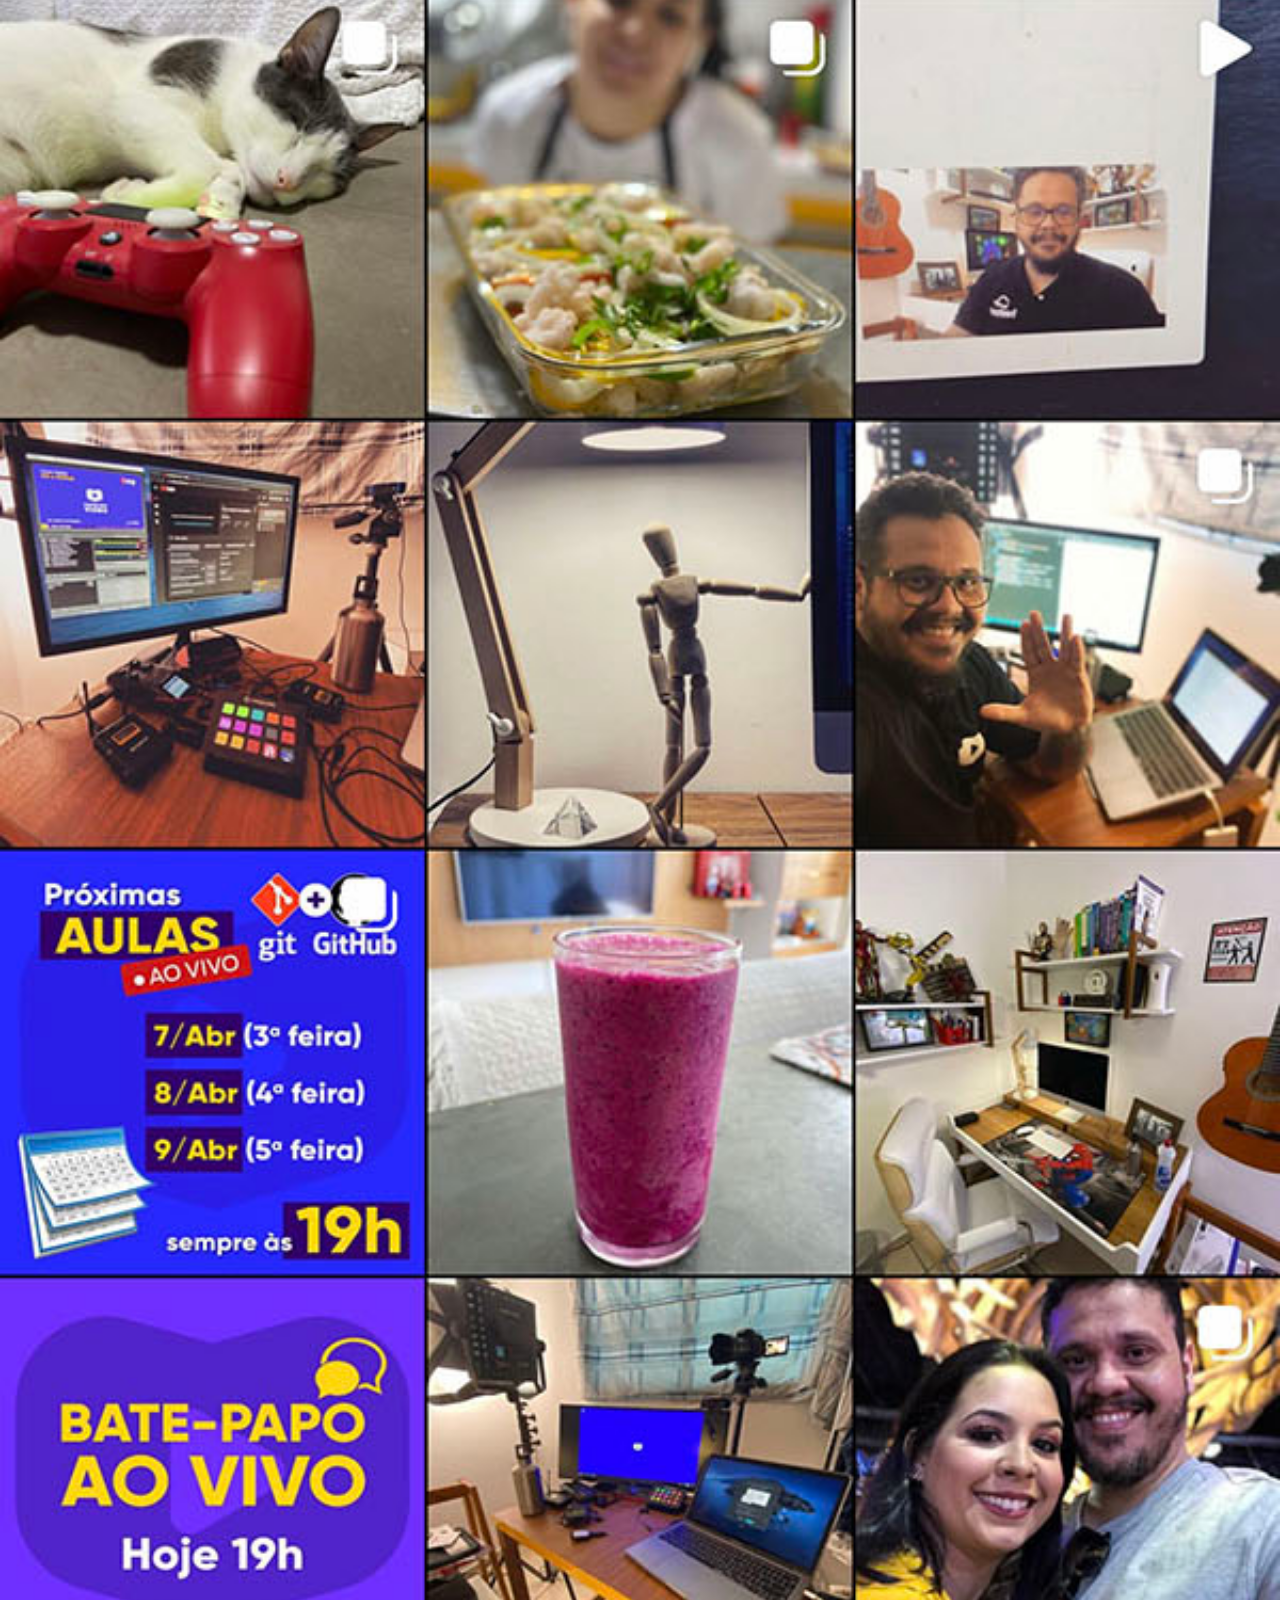
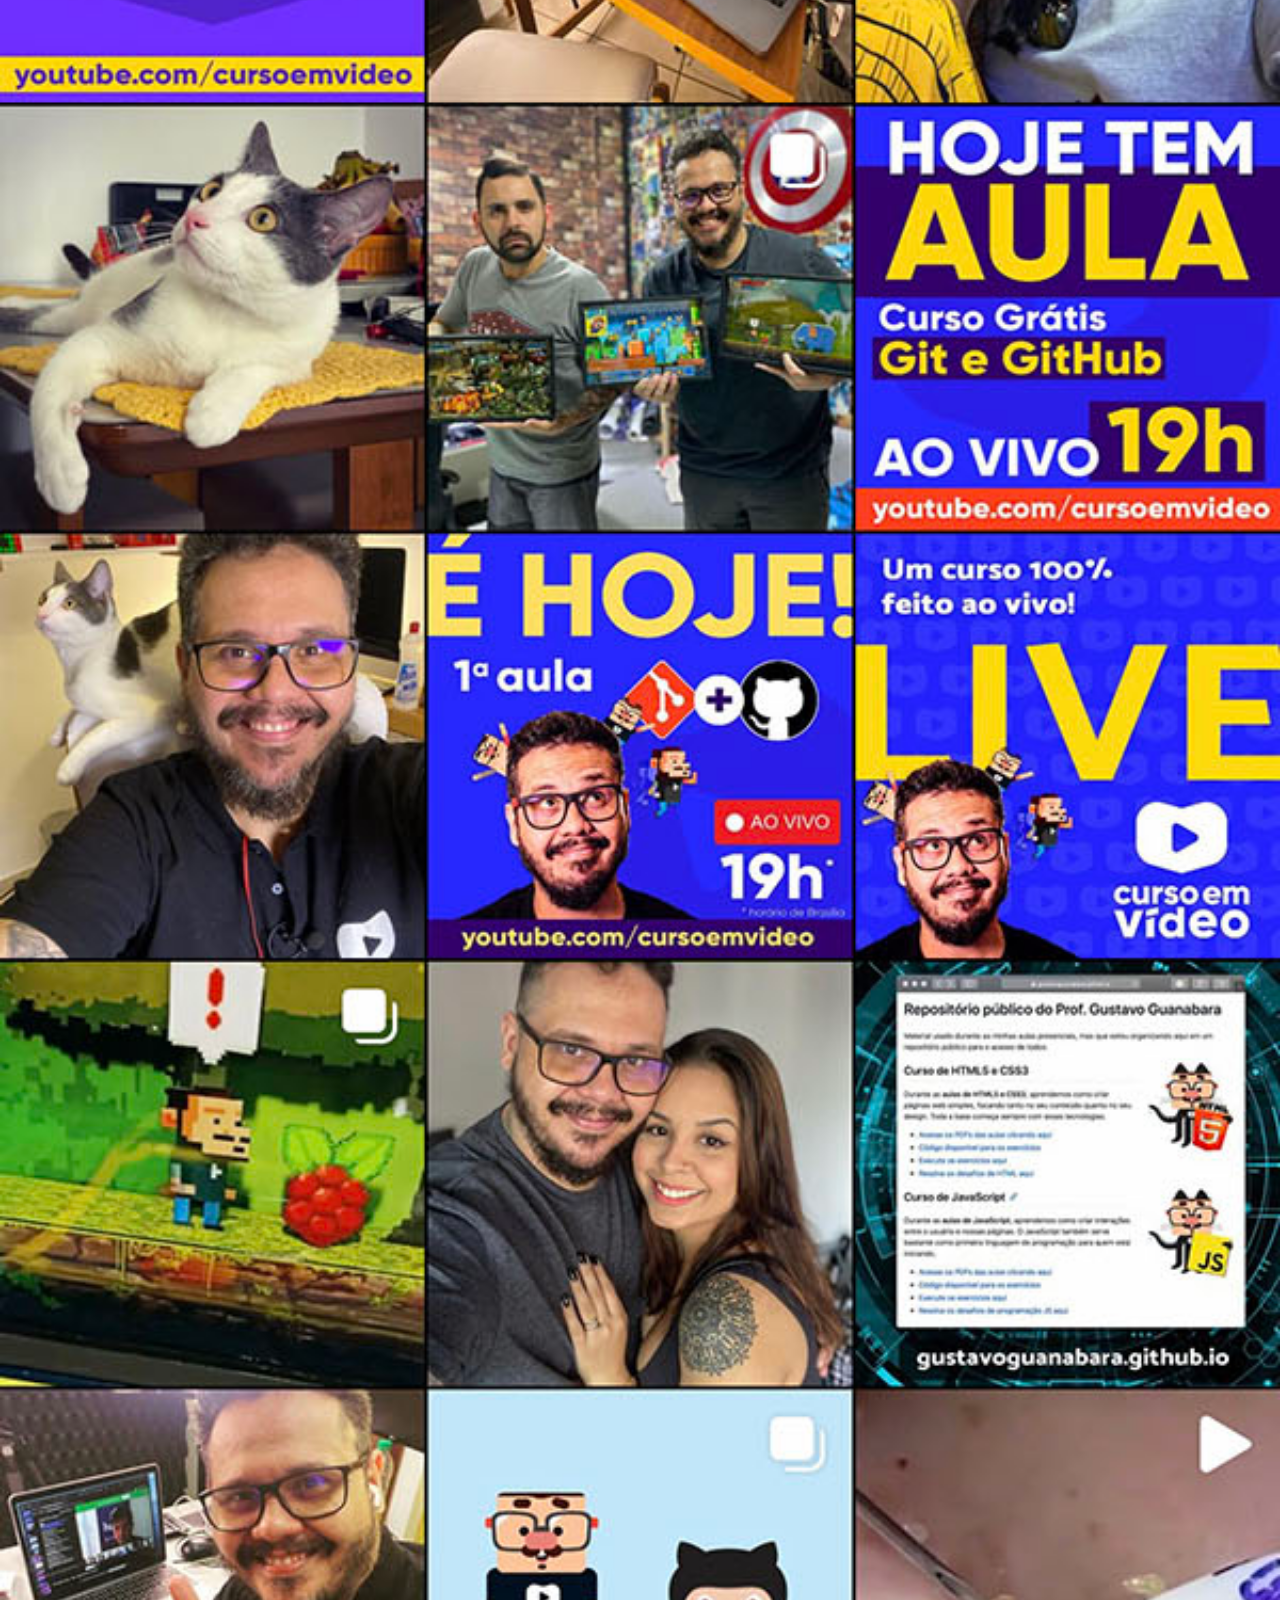
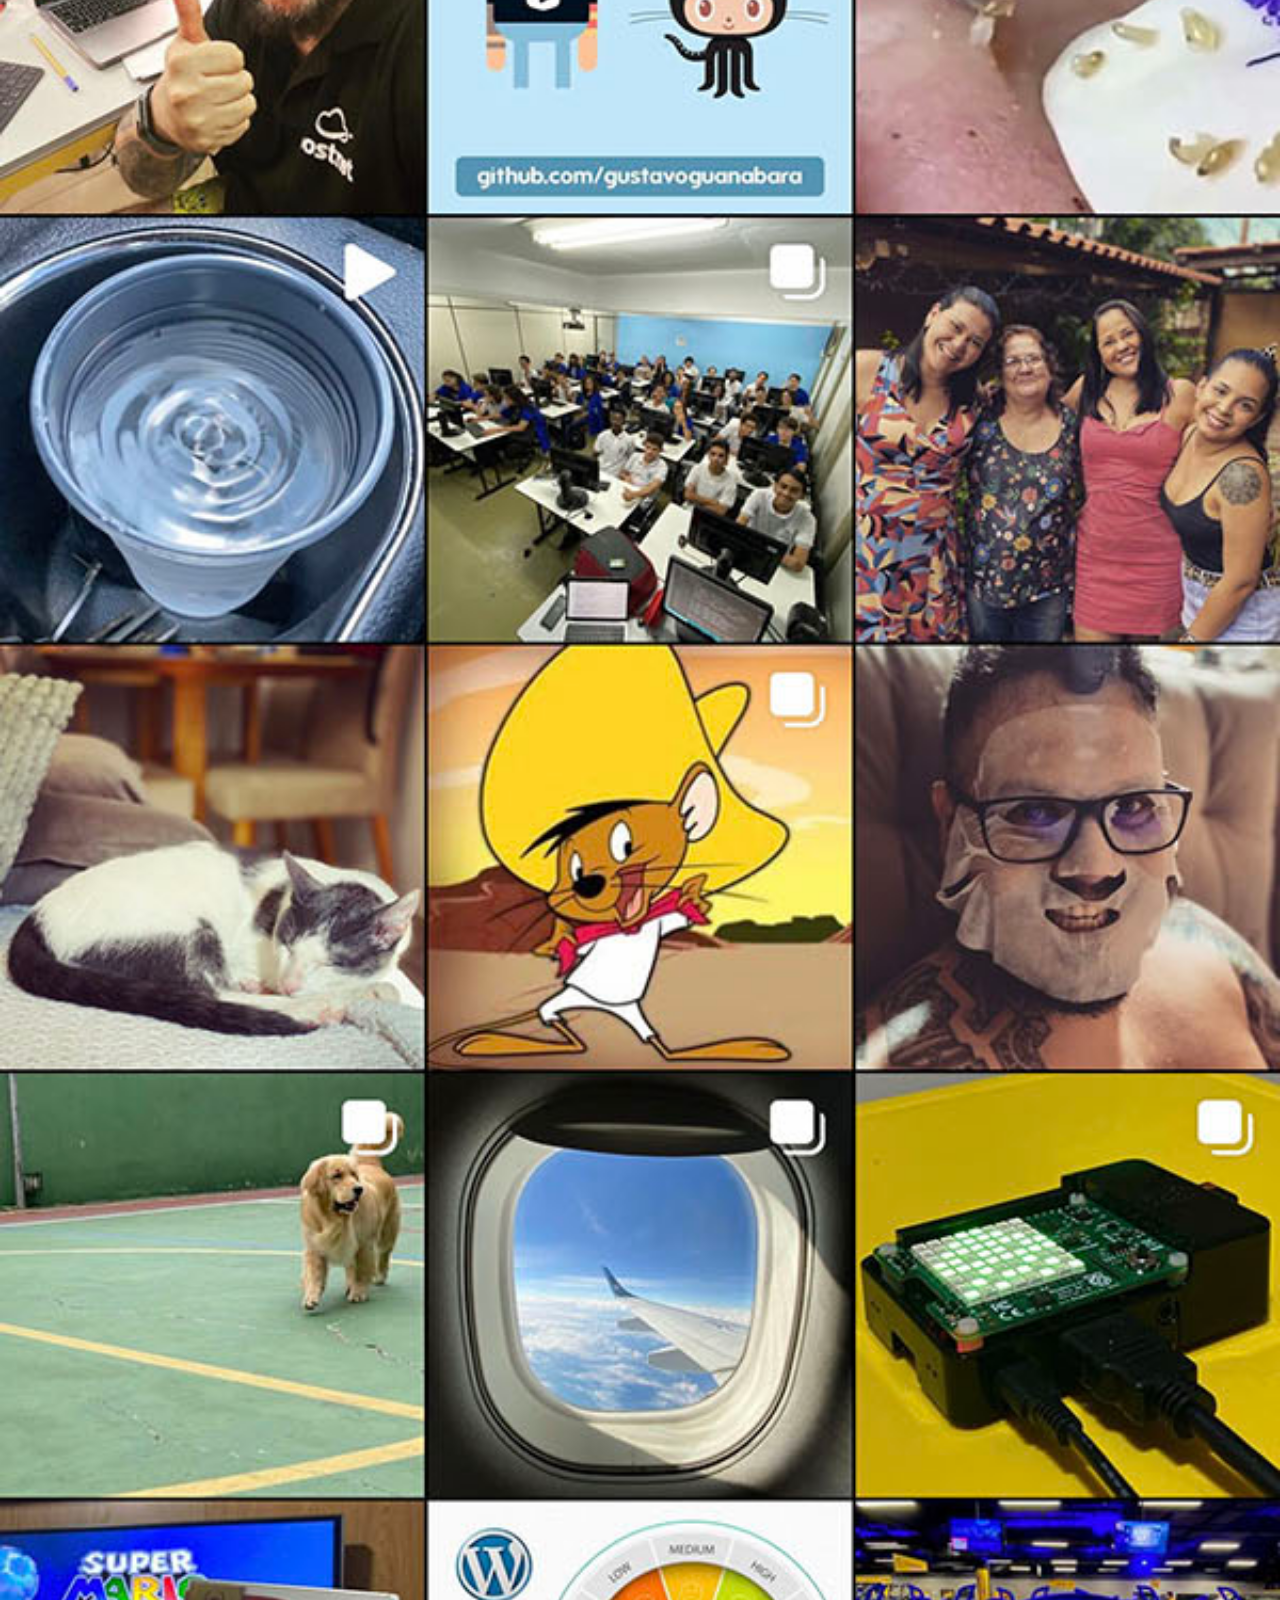
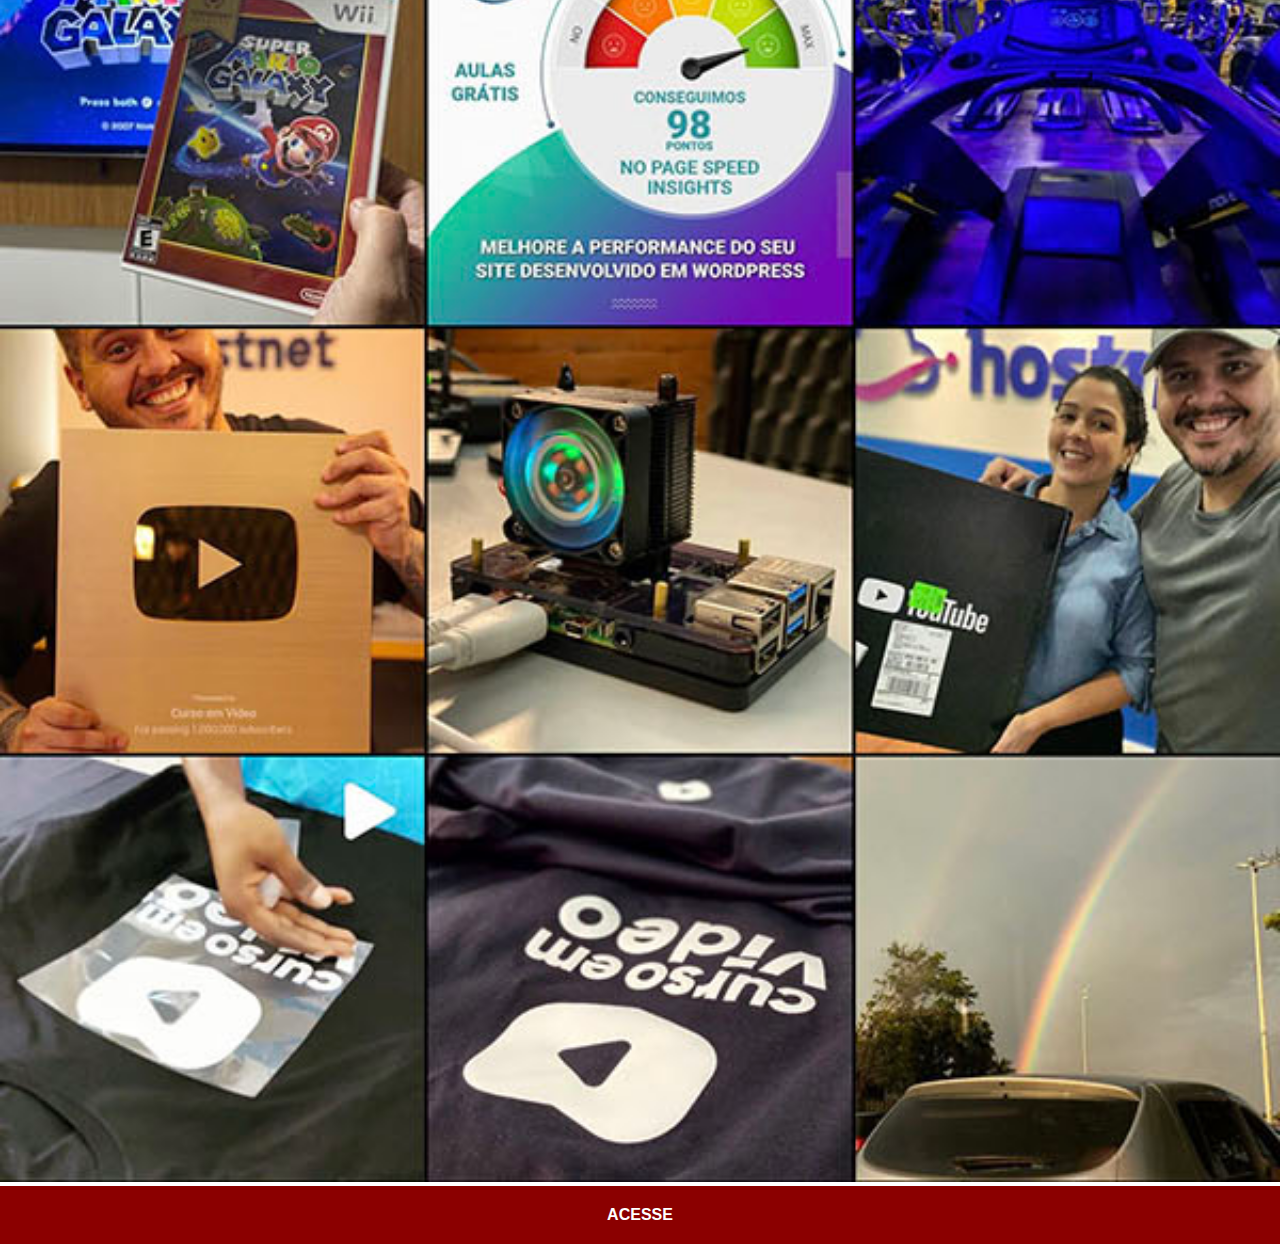
<file: instagran.html>
<!DOCTYPE html>
<html lang="pt-br">
<head>
    <meta charset="UTF-8">
    <meta http-equiv="X-UA-Compatible" content="IE=edge">
    <meta name="viewport" content="width=device-width, initial-scale=1.0">
    <title>Instagram</title>
    <link rel="stylesheet" href="estilos/social.css">
</head>
<body>
    <img src="imagens/tela-instagram.jpg" alt="instagram">
    <a href="https://www.instagram.com/gustavoguanabara/" target="_blank"> ACESSE</a>
</body>
</html>
</file>
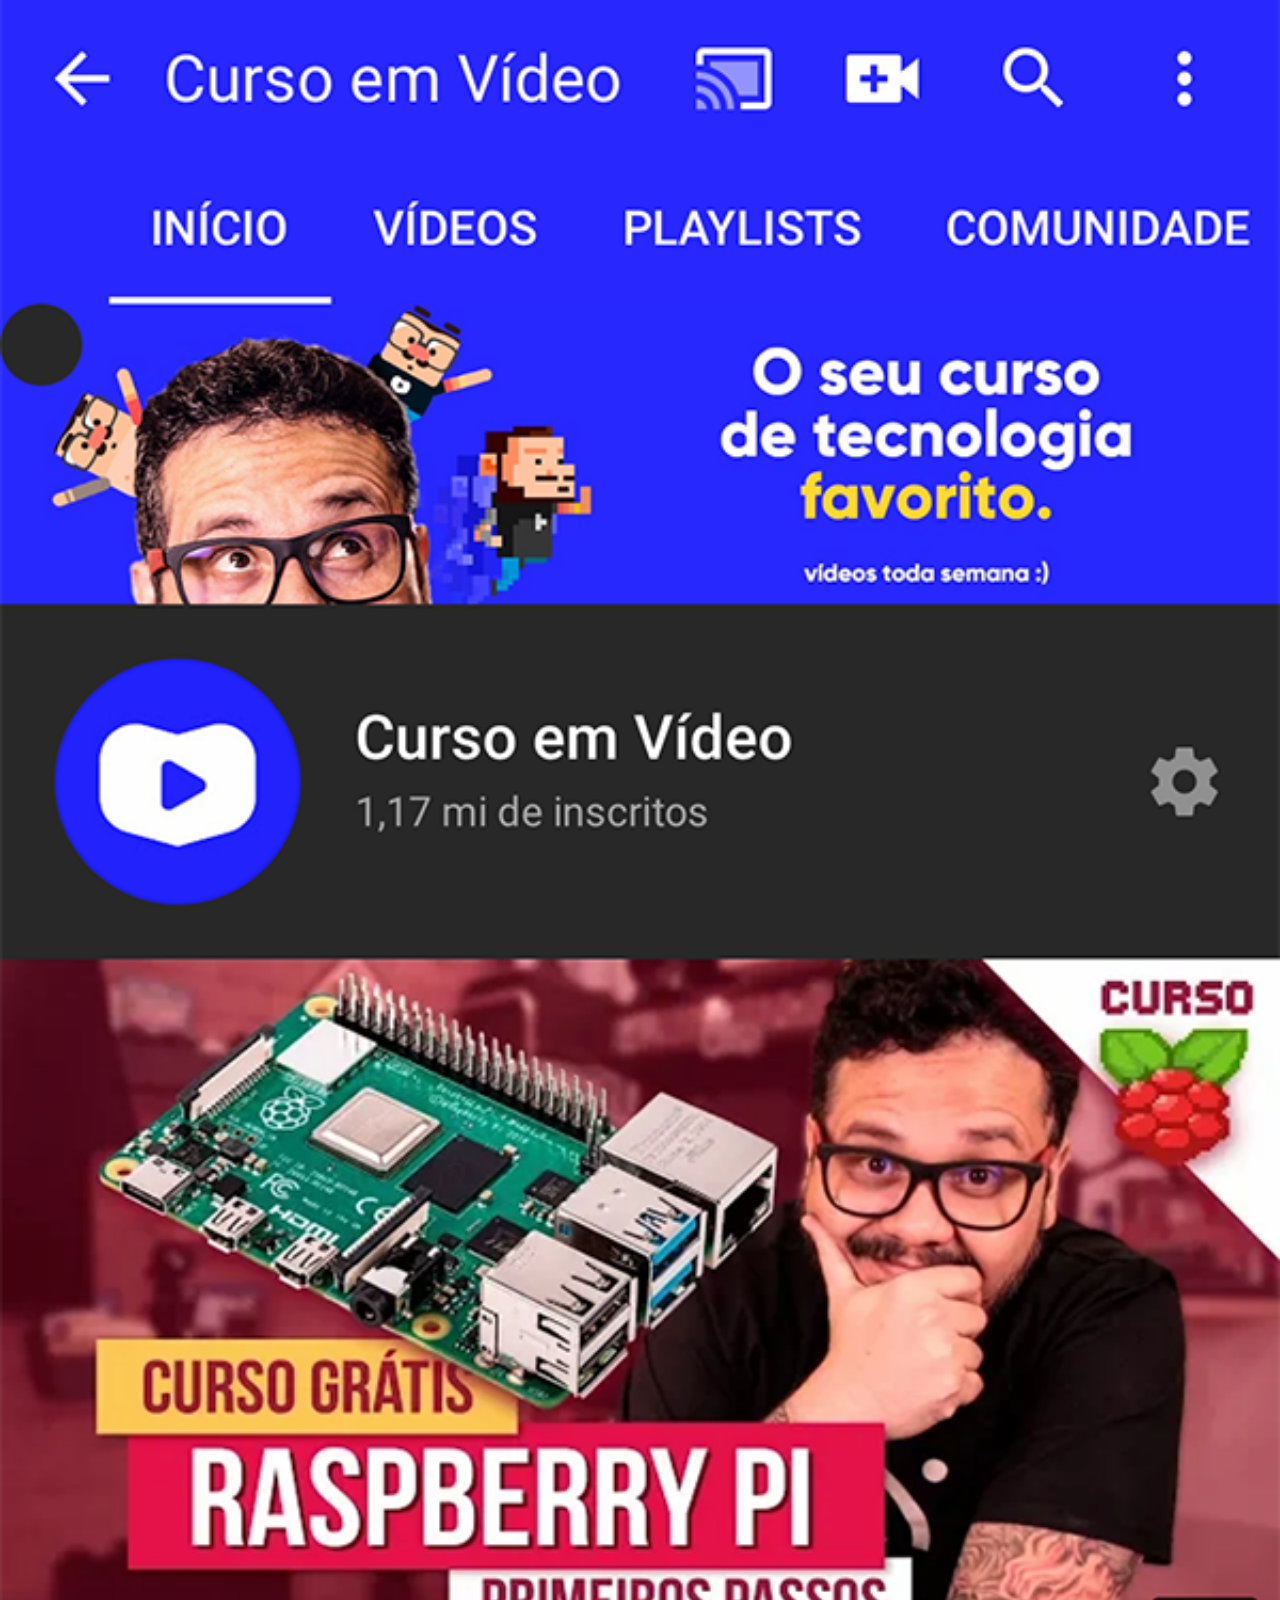
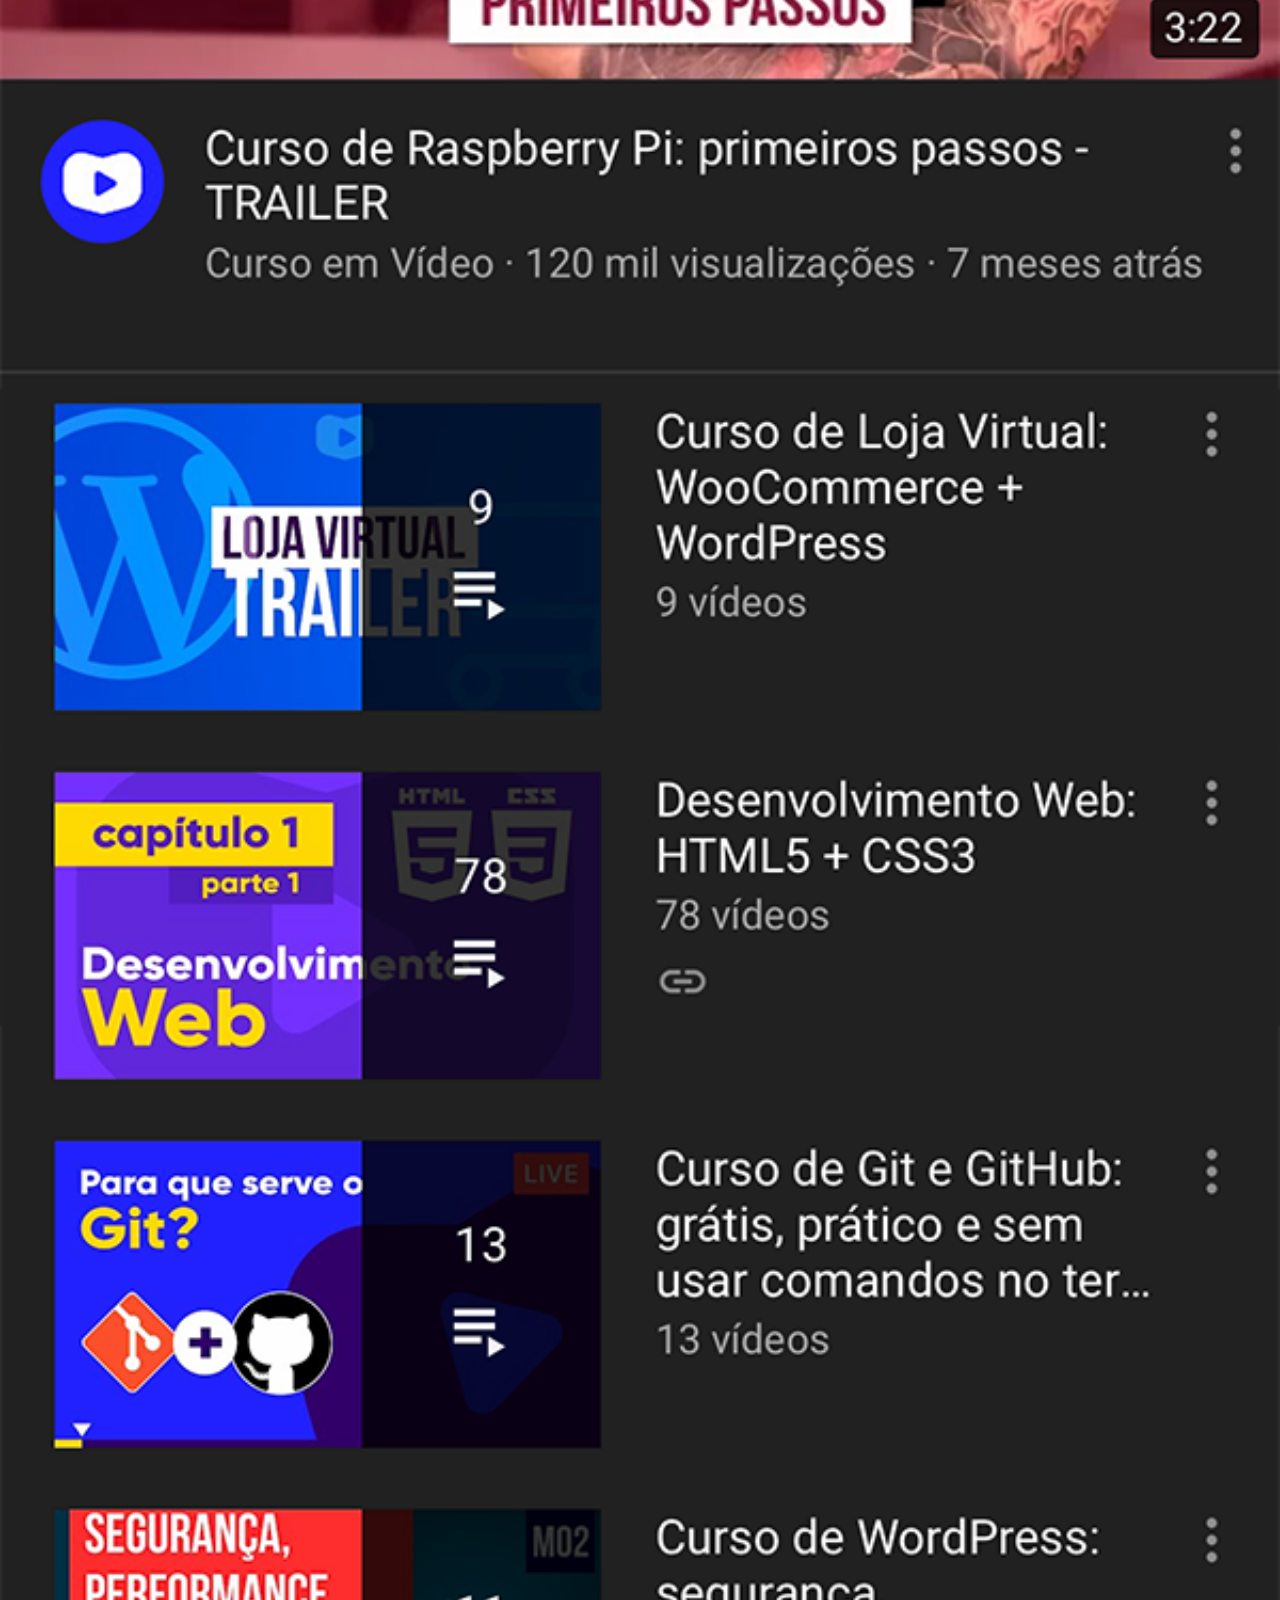
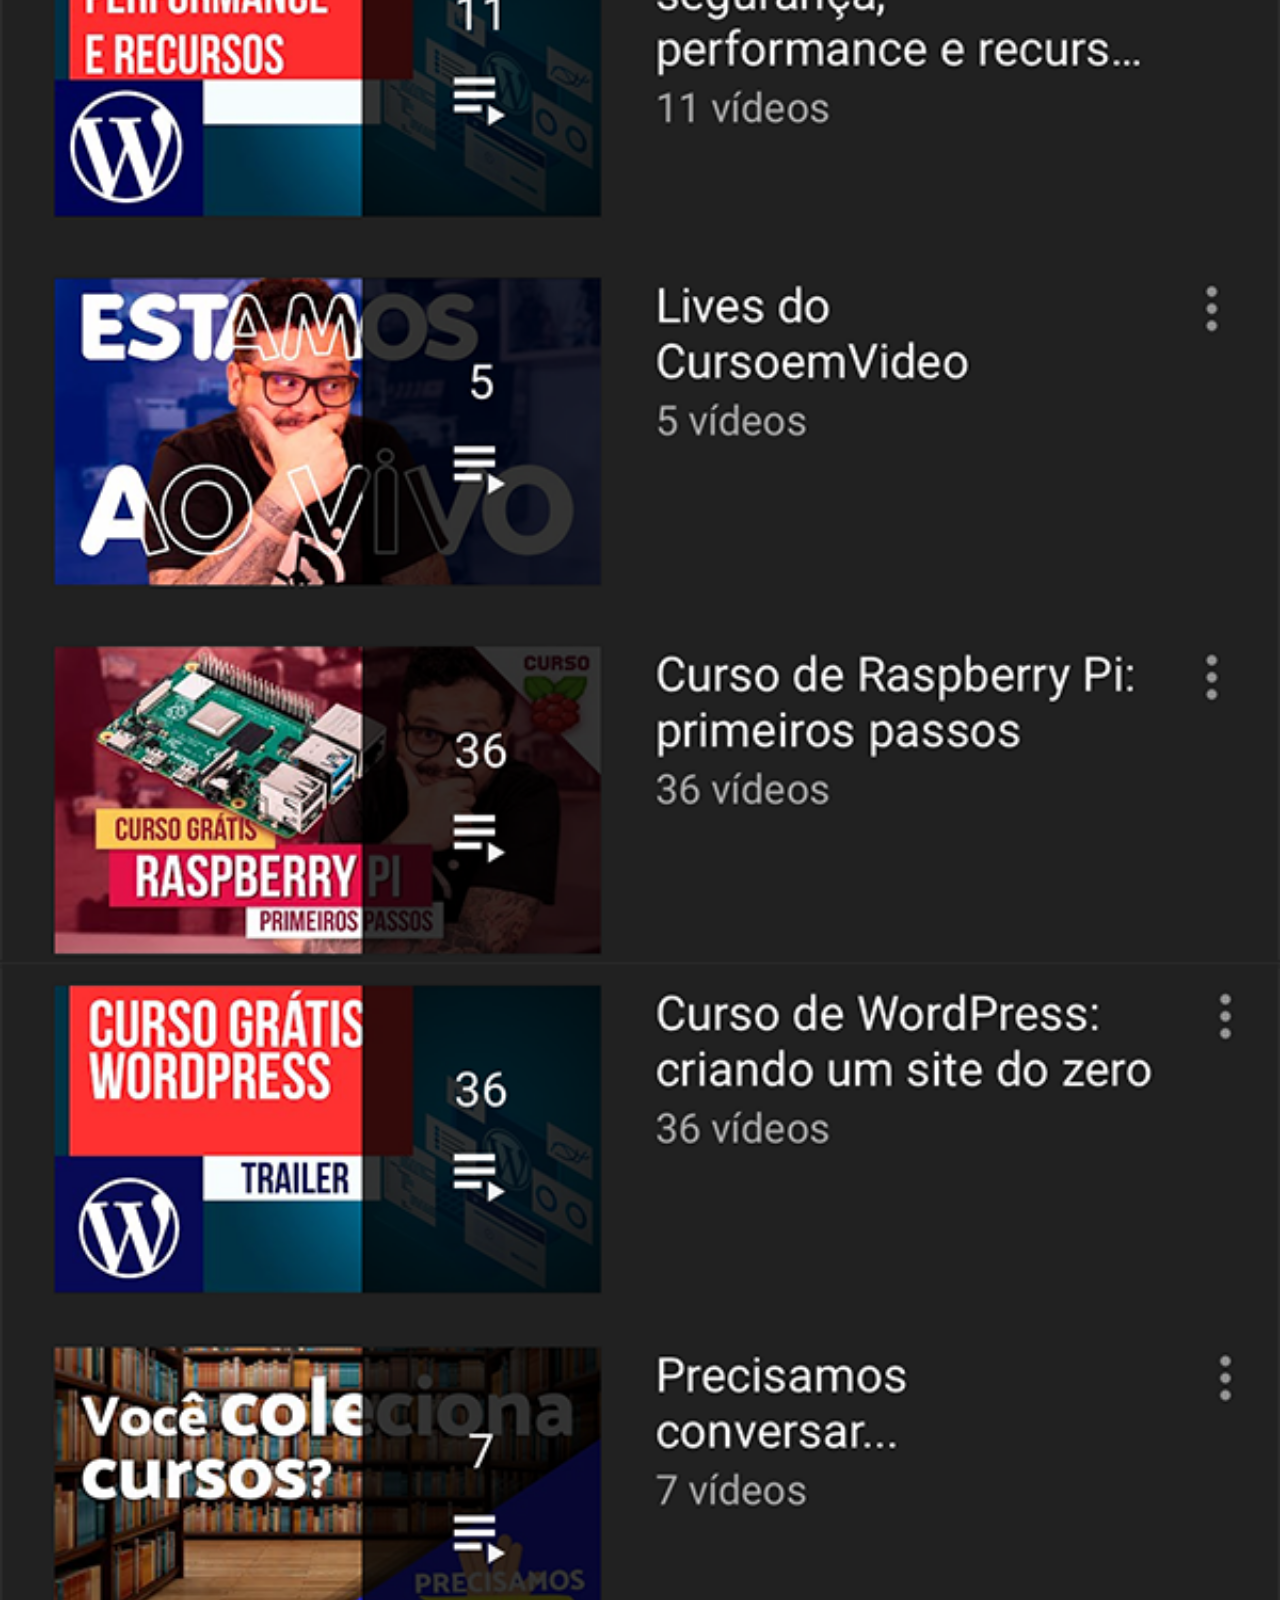
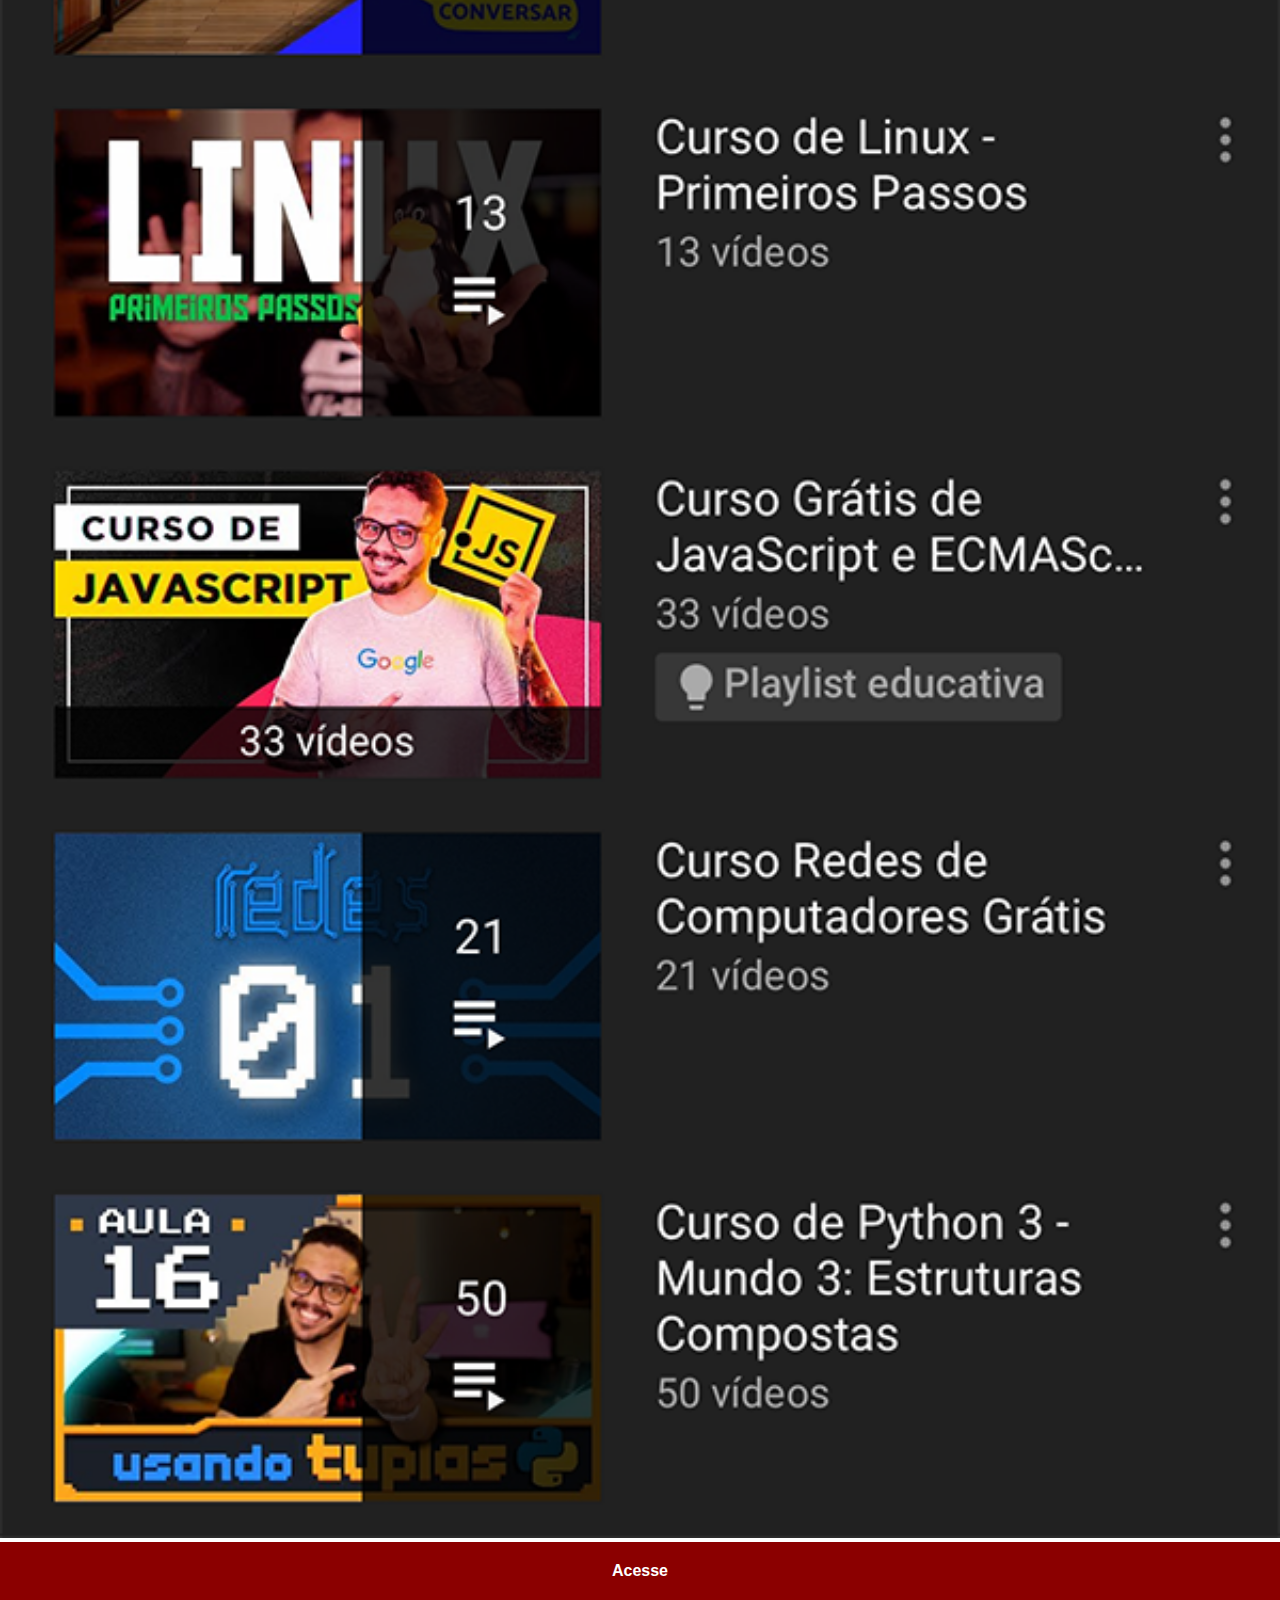
<file: youtube.html>
<!DOCTYPE html>
<html lang="pt-br">
<head>
    <meta charset="UTF-8">
    <meta http-equiv="X-UA-Compatible" content="IE=edge">
    <meta name="viewport" content="width=device-width, initial-scale=1.0">
    <title>YouTube</title>
    <link rel="stylesheet" href="estilos/social.css">
</head>
<body>
    <img src="imagens/tela-youtube.png" alt="YouTube">
    <a href="https://www.youtube.com/@CursoemVideo/playlists" target="_blank">Acesse</a>
</body>
</html>
</file>
<file: estilos/style.css>
@charset "UTF-8";

*{
    margin: 0px;
    padding: 0px;
    font-family: Arial, Helvetica, sans-serif;
}
html,body{
    height: 100vh;
    width: 100vw;
    background-color: black;
}
body{
    background: url(../imagens/fundo-madeira.jpg) no-repeat top center;
    background-size: cover;
    background-attachment: fixed;
}
main{
    height: 100vh;
    position: relative;
  
}
section#telefone{
    position: absolute;
    top: 50%;
    left: 50%;
    transform: translate(-50%, -50%);
    height: 627px;
    width: 311px;
    background: url(../imagens/frame-iphone.png) no-repeat;
}
iframe#tela{
    position: relative;
    top: 80px;
    left: 23px;
    width: 269px;
    height: 471px;
}
section#redes-sociais{
    text-align: right;
}
section#redes-sociais img{
    width: 50px;
    margin: 10px;
    border-radius: 50%;
    box-shadow: 2px 2px 5px rgba(0, 0, 0, 0.404);
    box-sizing: border-box;
}
section#redes-sociais img:hover{
    border: 2px solid rgba(255, 255, 255, 0.492);
    transform: translate(-3px, -3px);
    box-shadow: 5px 5px 10px rgba(0, 0, 0, 0.601);
    transition: transform .5s;
}
</file>
<file: estilos/social.css>
@charset "UTF8";
*{
    margin: 0px;
    padding: 0px;
    font-family: Arial, Helvetica, sans-serif;
}
::-webkit-scrollbar{
    width: 0px;
    height: 0px;
}
img{
    width: 100vw;
}
a{
    display: block;
    background-color: darkred;
    color: white;
    padding: 20px;
    text-align: center;
    font-weight: bolder;
    text-decoration: none;

}
a:hover{
    background-color: red;
}
</file>
